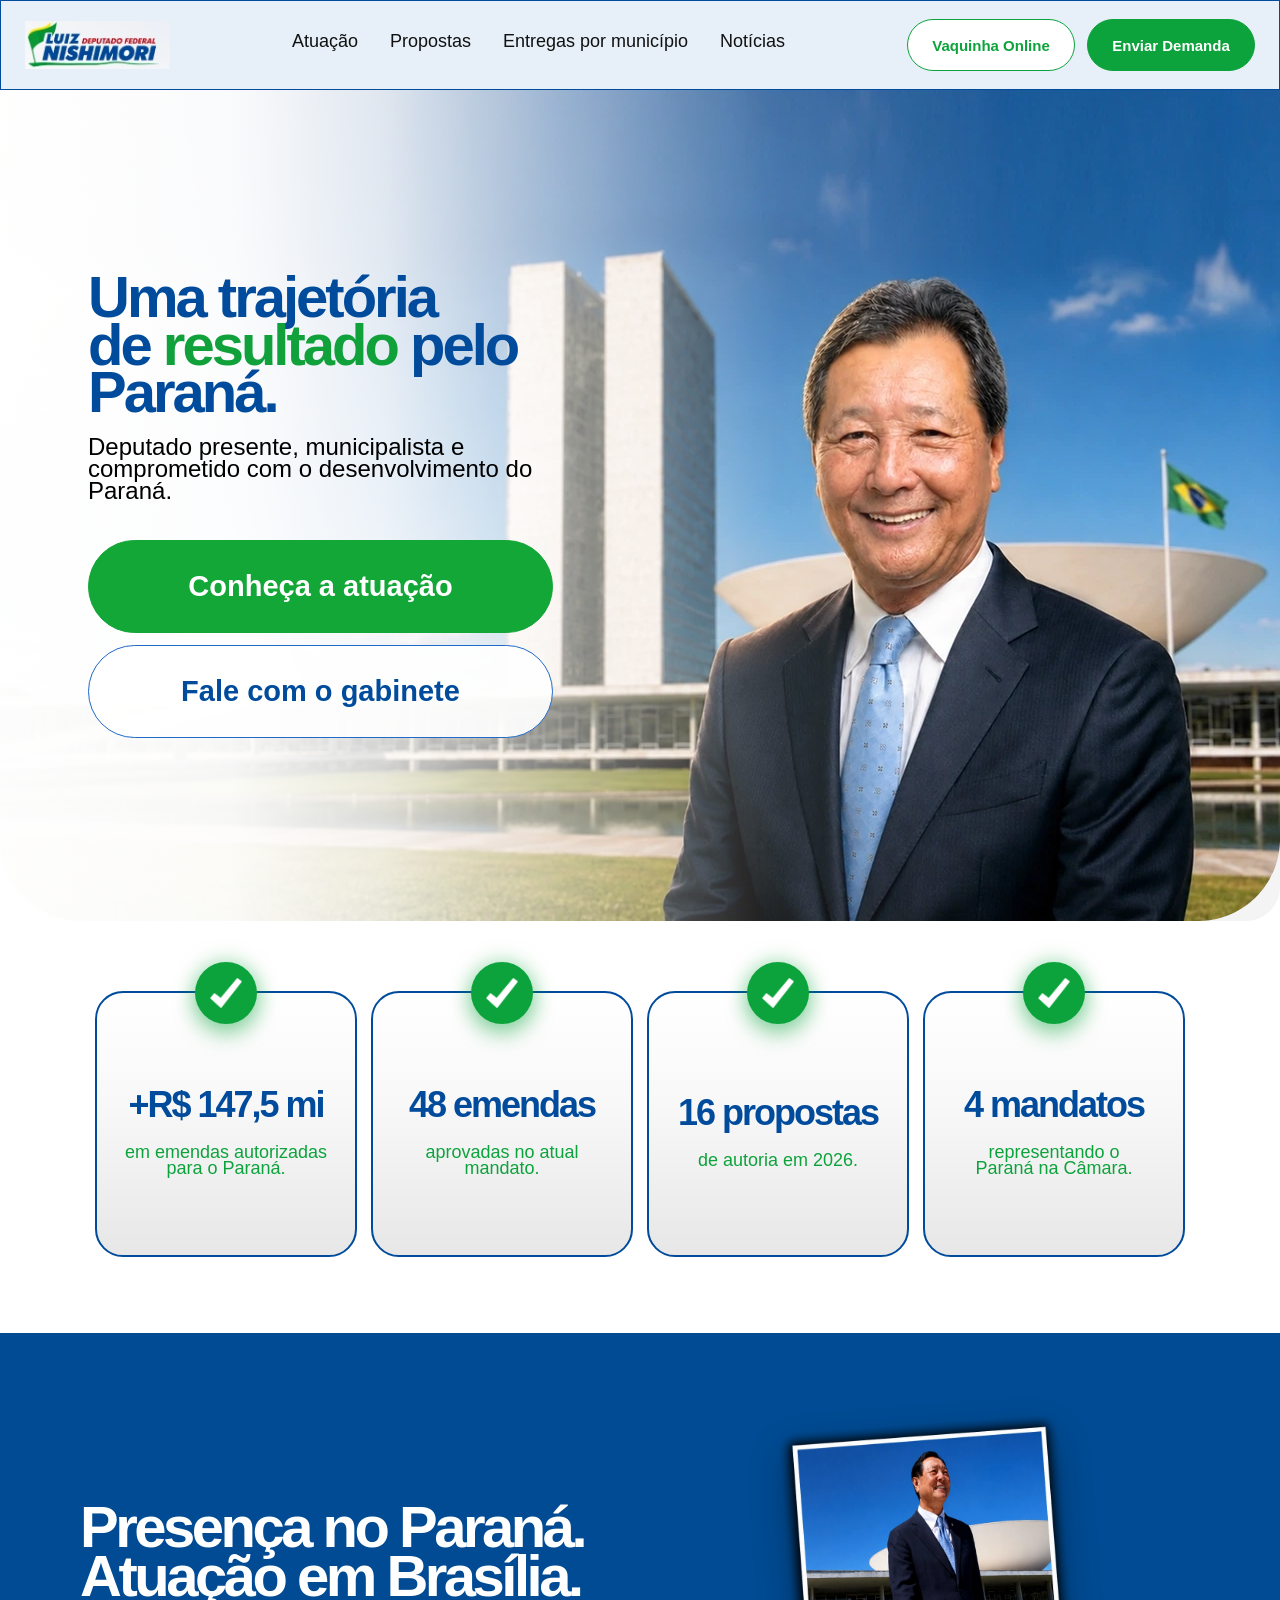
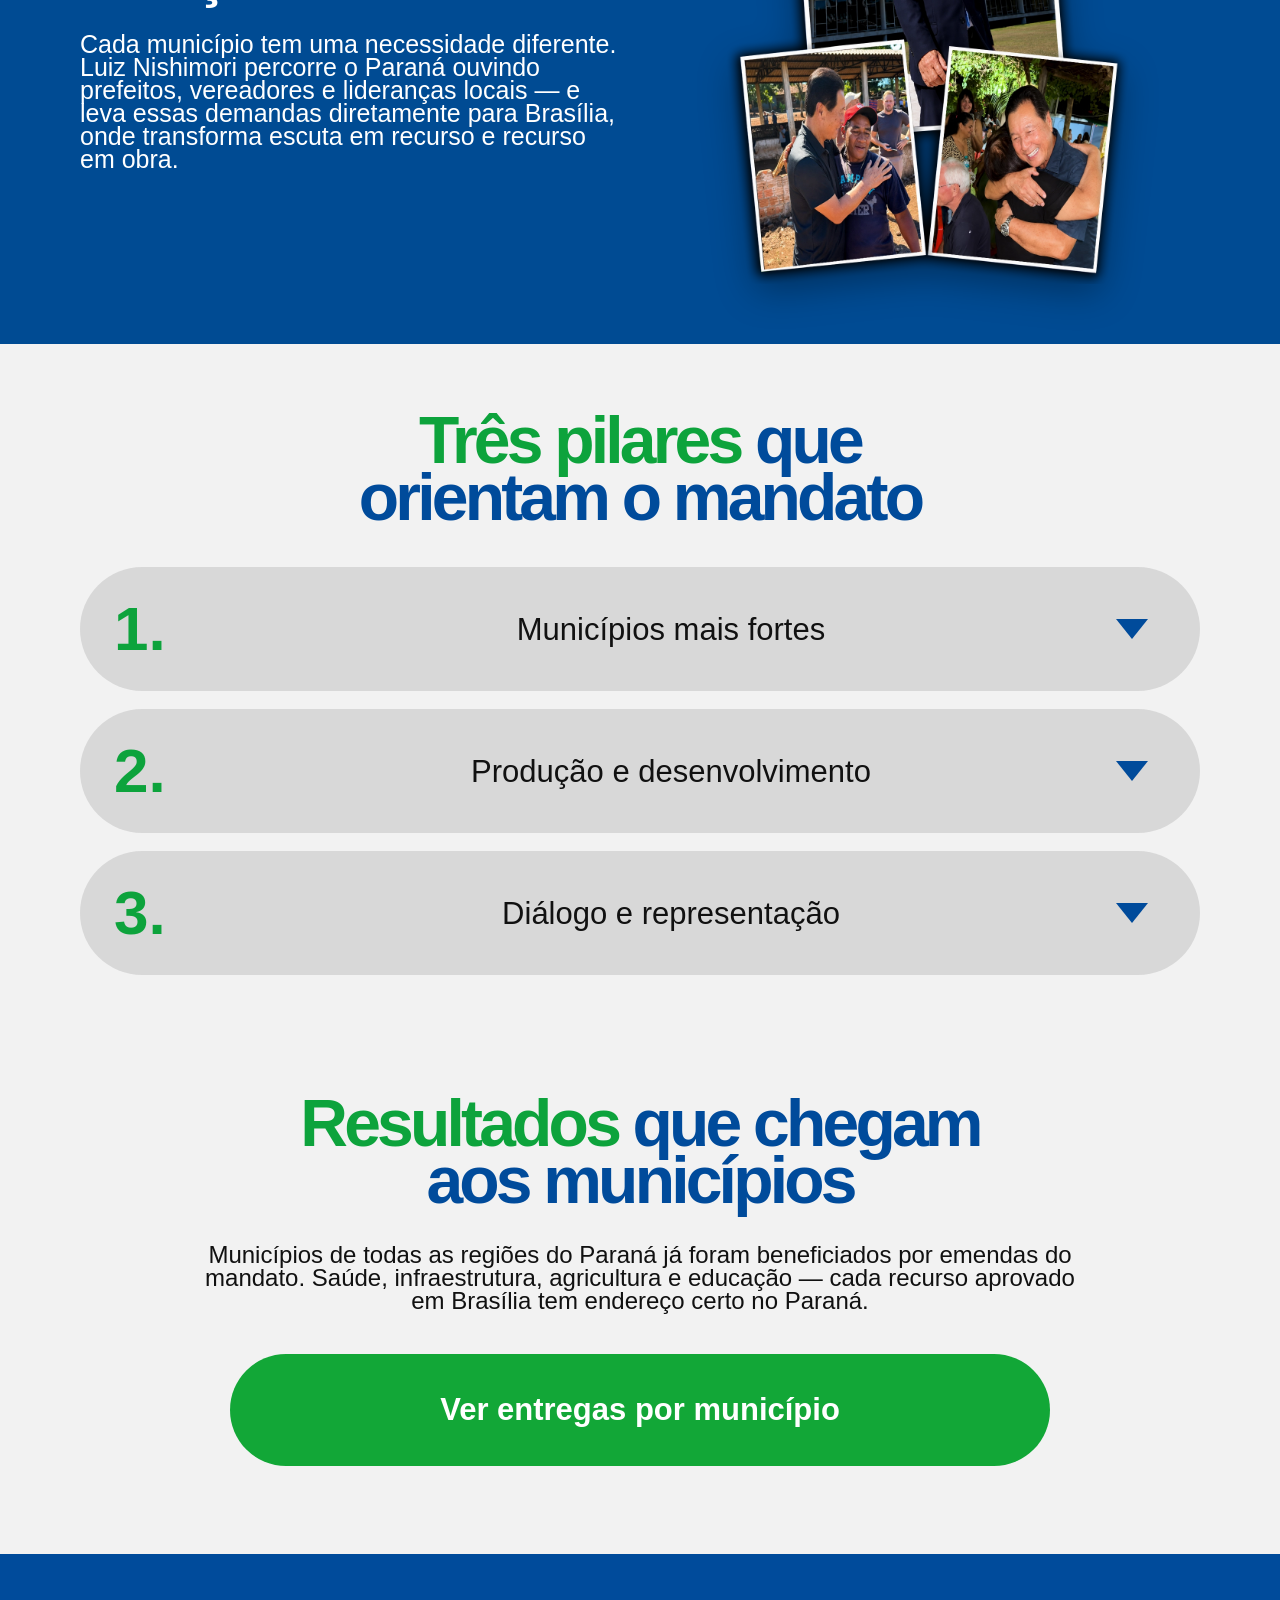
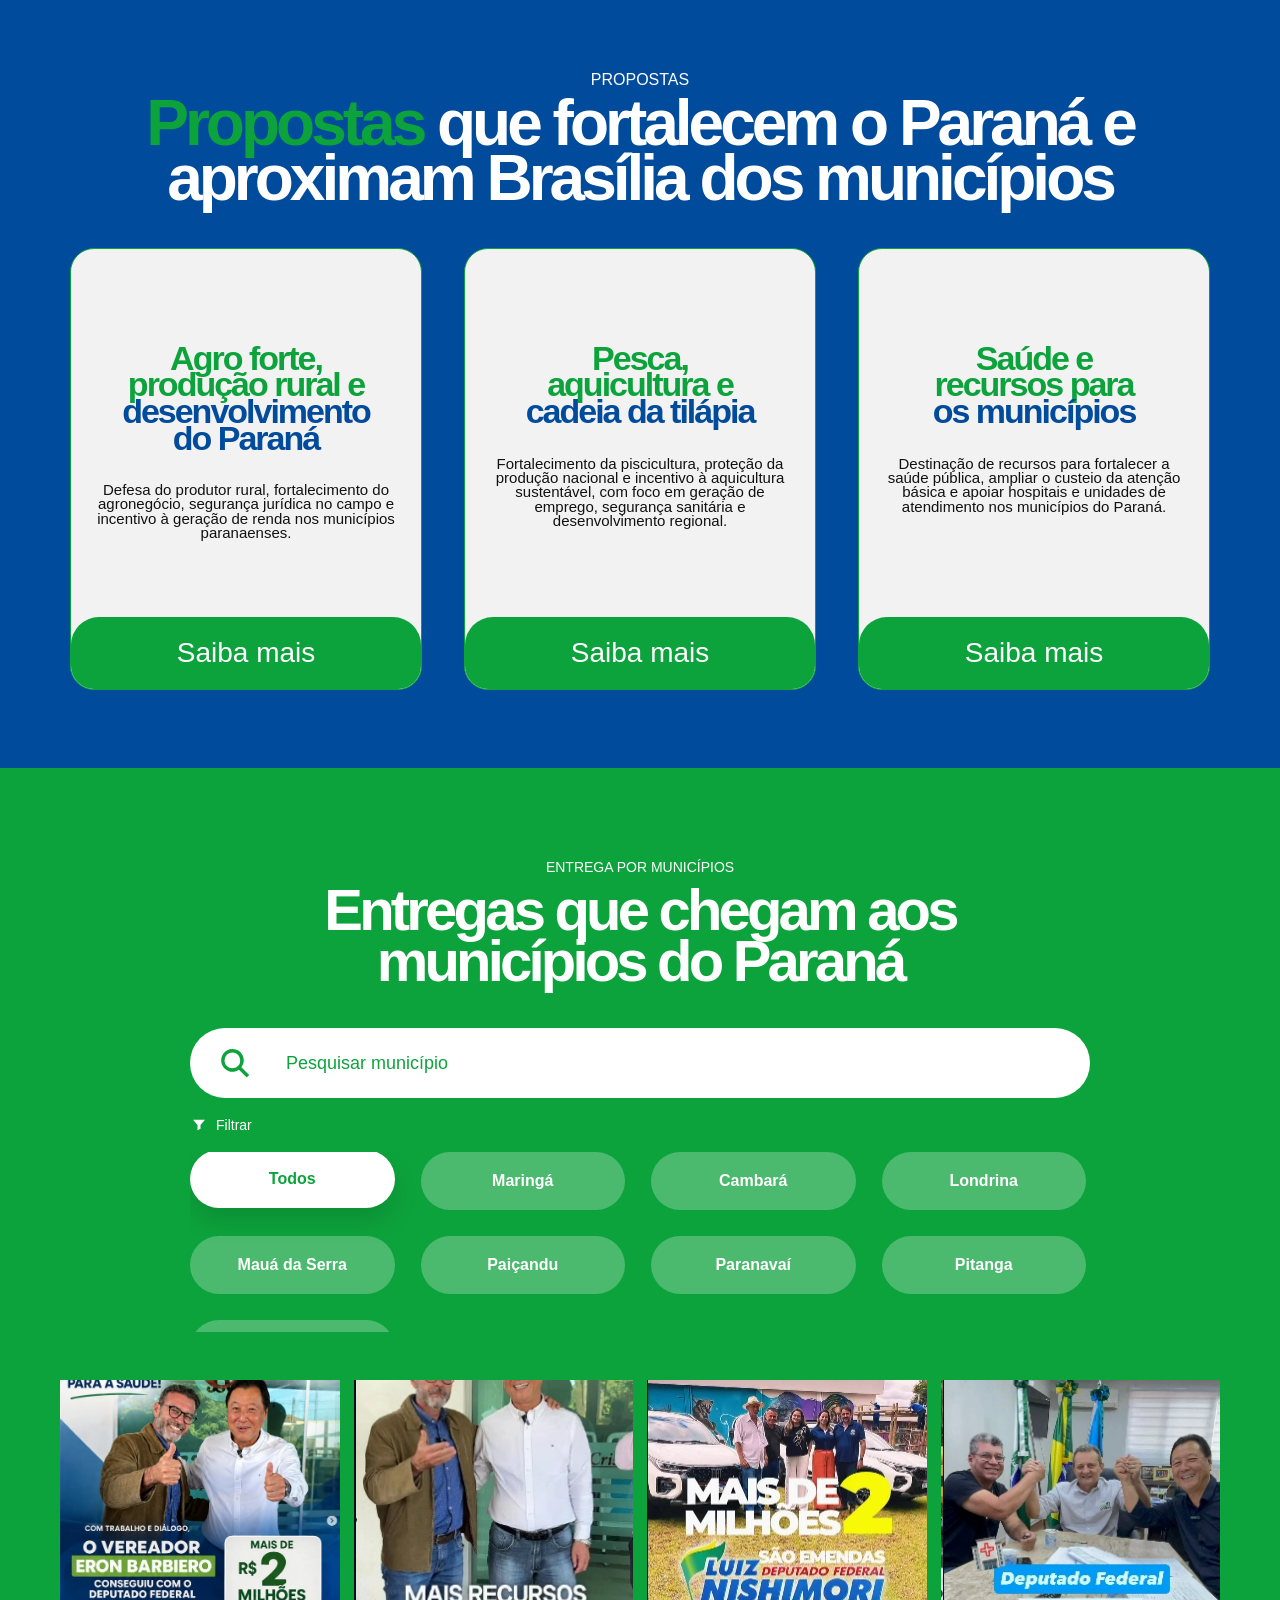
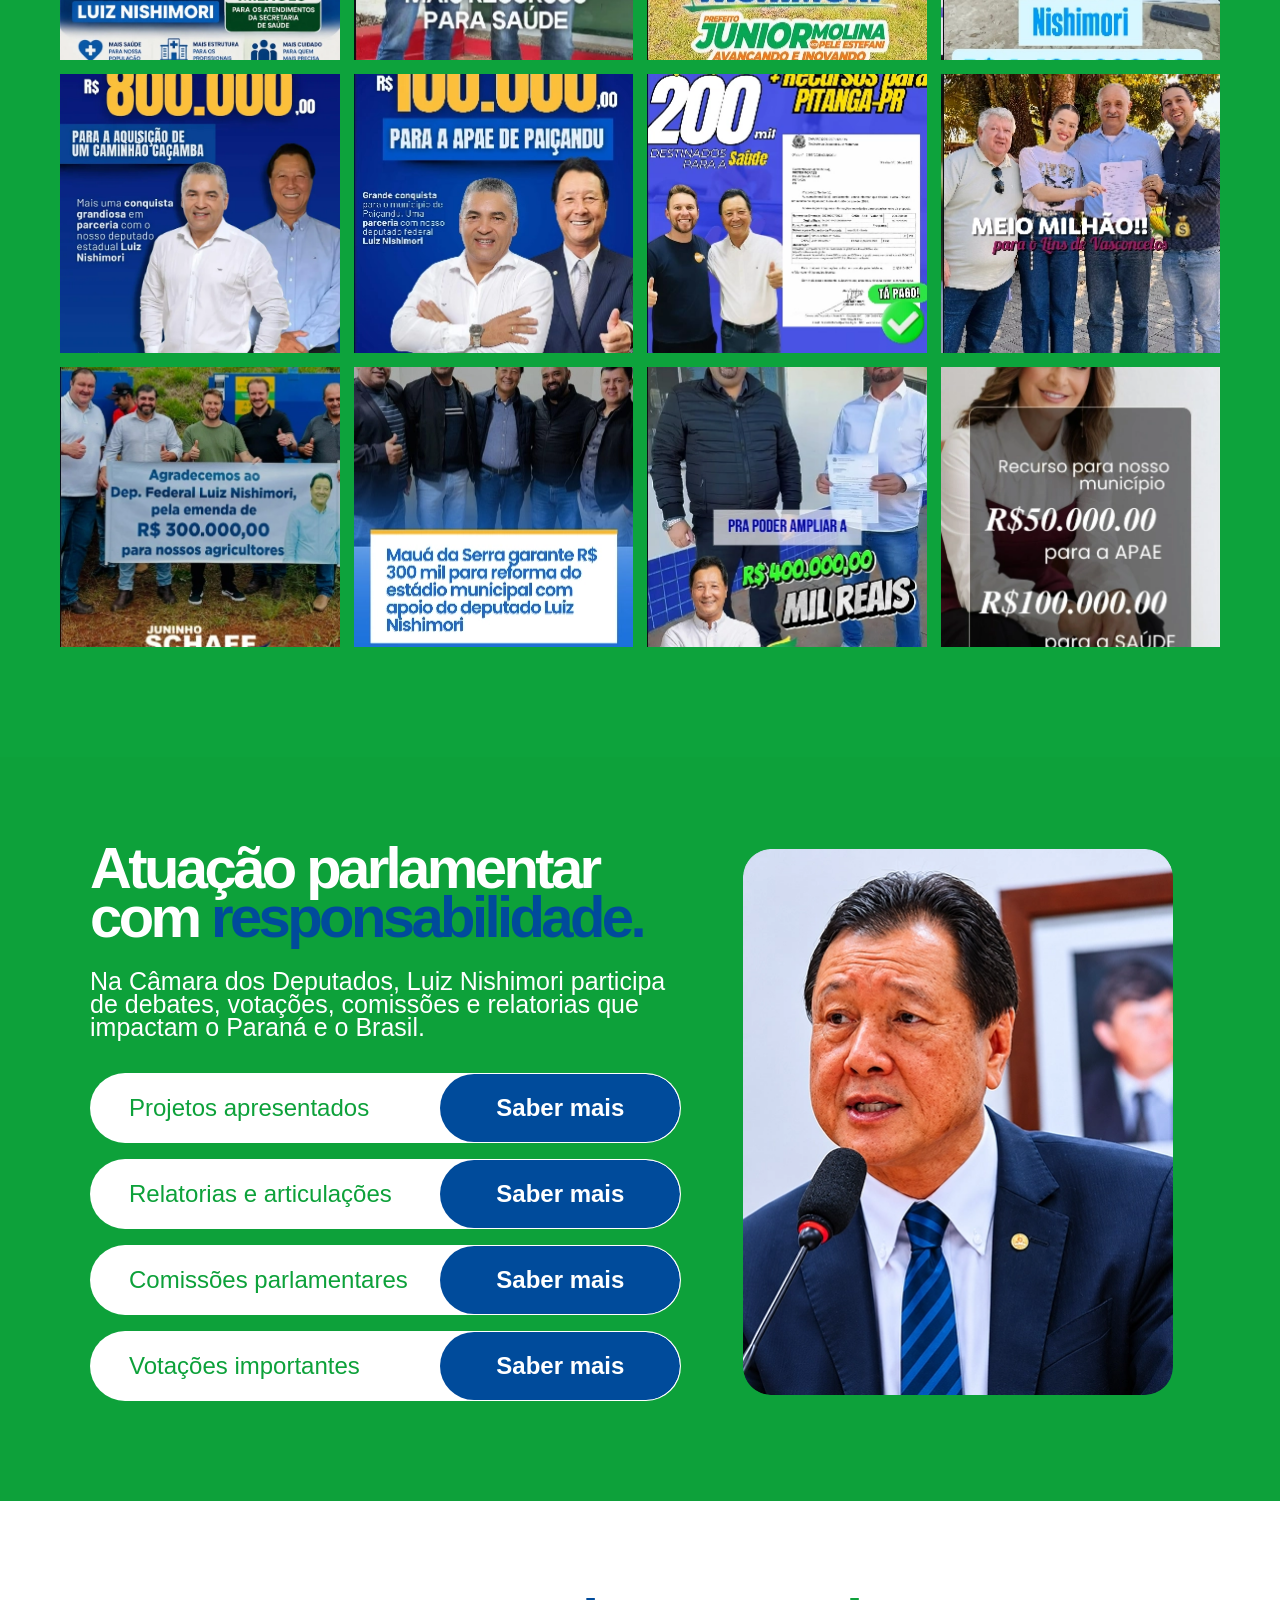
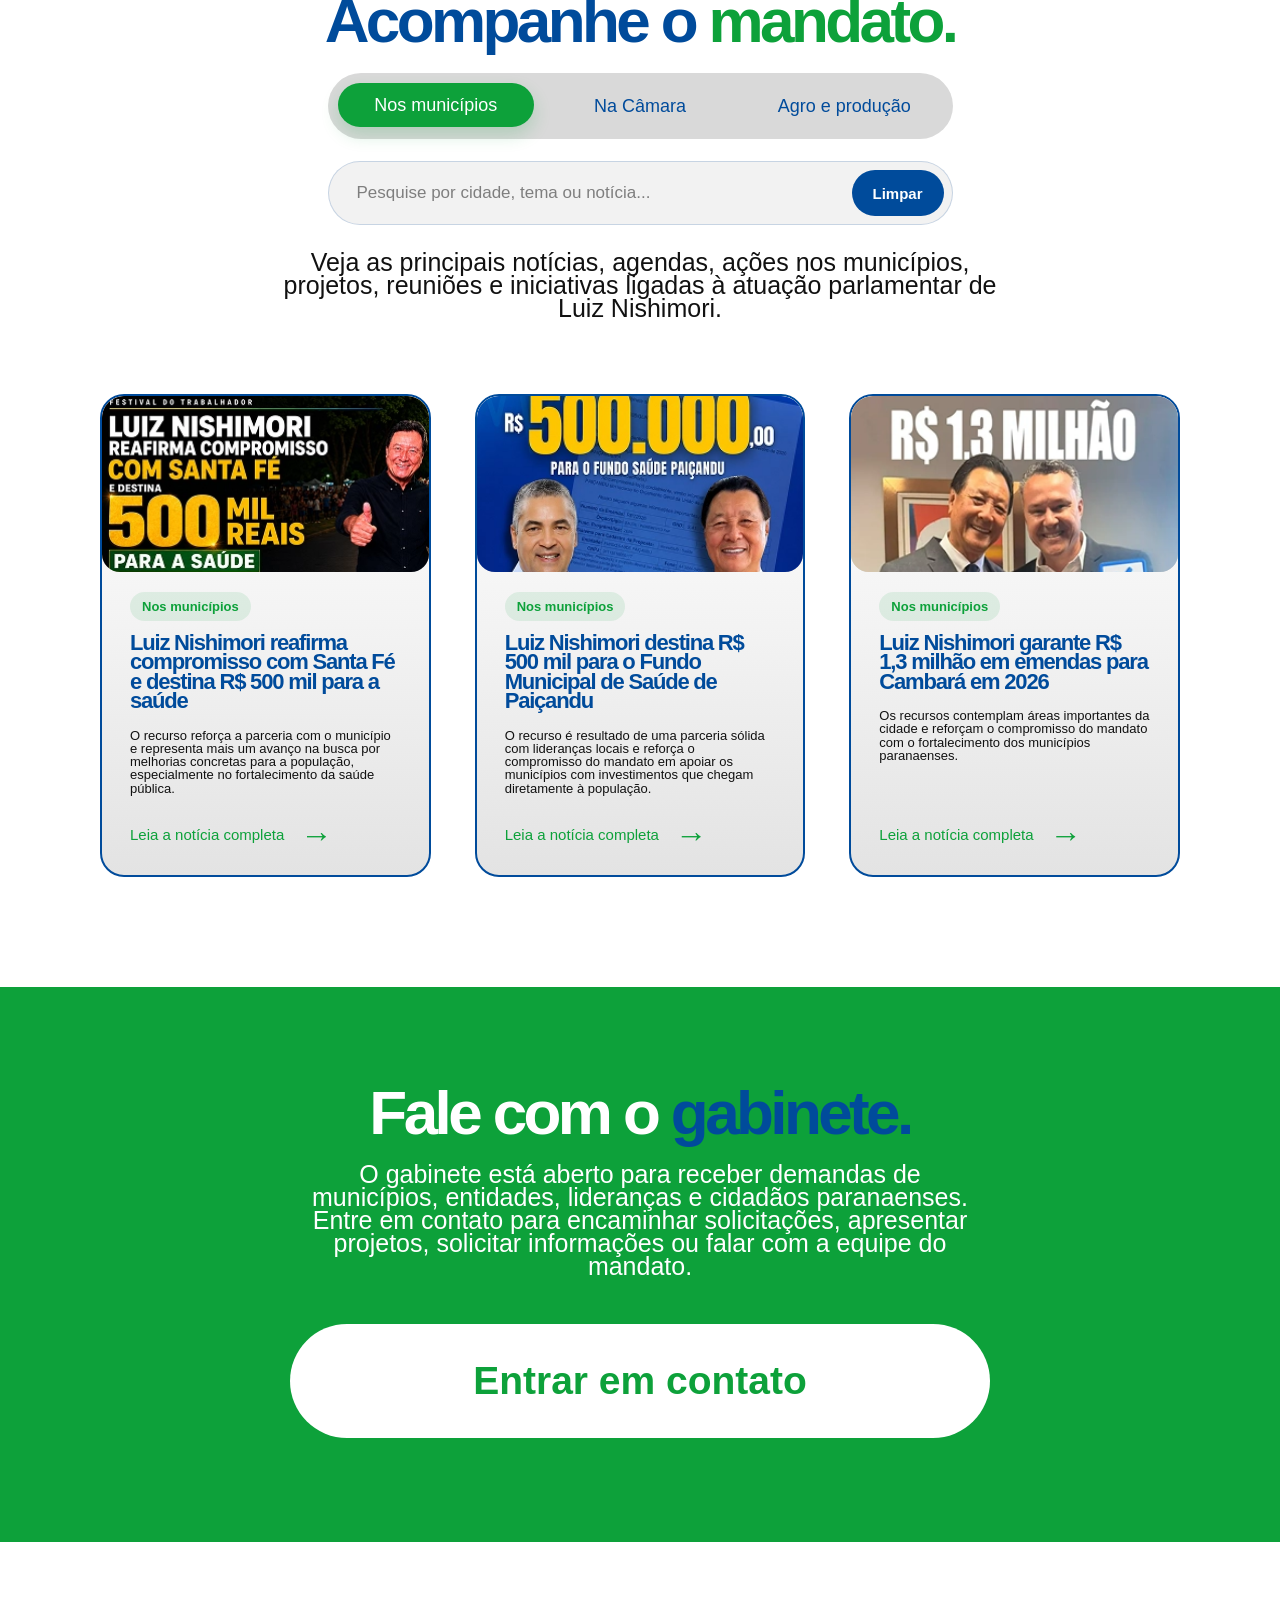
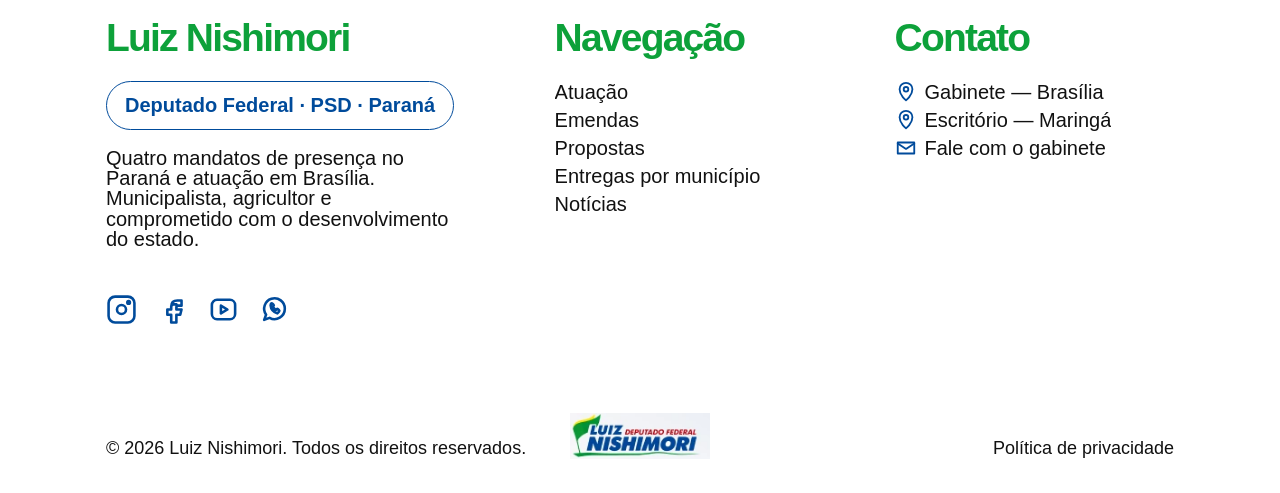
<file: docs/index.html>
<!DOCTYPE html>
<html lang="pt-BR">
<head>
  <meta charset="UTF-8" />
  <meta name="viewport" content="width=device-width, initial-scale=1.0" />

  <title>Luiz Nishimori | Deputado Federal</title>

  <style>
    * {
      margin: 0;
      padding: 0;
      box-sizing: border-box;
    }

    html {
      scroll-behavior: smooth;
    }

    body {
      font-family: Arial, Helvetica, sans-serif;
      background: #ffffff;
      color: #000000;
      padding-top: 90px;
      overflow-x: hidden;
    }

    body.menu-open {
      overflow: hidden;
    }

    a {
      text-decoration: none;
      color: inherit;
    }

    .site-header {
      position: fixed;
      top: 0;
      left: 0;
      width: 100%;
      height: 90px;
      background: rgba(231, 240, 248, 0.96);
      border: 1px solid #004b9b;
      z-index: 999;
    }

    .header-container {
      width: 100%;
      max-width: 1280px;
      height: 100%;
      margin: 0 auto;
      display: flex;
      align-items: center;
      justify-content: space-between;
      padding: 0 24px;
    }

    .logo img {
      width: 145px;
      height: auto;
      display: block;
    }

    .desktop-menu {
      display: flex;
      align-items: center;
      gap: 32px;
    }

    .desktop-menu a {
      position: relative;
      font-size: 18px;
      font-weight: 400;
      color: #111111;
      line-height: 1;
      padding-bottom: 8px;
      transition: color 0.25s ease, transform 0.25s ease;
    }

    .desktop-menu a::after {
      content: "";
      position: absolute;
      left: 0;
      bottom: 0;
      width: 0;
      height: 2px;
      background: #004b9b;
      border-radius: 999px;
      transition: width 0.25s ease;
    }

    .desktop-menu a:hover {
      color: #004b9b;
      transform: translateY(-1px);
    }

    .desktop-menu a:hover::after {
      width: 100%;
    }

    .menu-mobile {
      display: none;
      width: 34px;
      height: 28px;
      border: none;
      background: transparent;
      cursor: pointer;
      position: relative;
      z-index: 1001;
    }

    .menu-mobile span {
      display: block;
      width: 34px;
      height: 4px;
      background: #004b9b;
      border-radius: 6px;
      margin-bottom: 6px;
      transition: transform 0.25s ease, opacity 0.25s ease;
    }

    .menu-mobile span:last-child {
      margin-bottom: 0;
    }

    .menu-mobile.active span:nth-child(1) {
      transform: translateY(10px) rotate(45deg);
    }

    .menu-mobile.active span:nth-child(2) {
      opacity: 0;
    }

    .menu-mobile.active span:nth-child(3) {
      transform: translateY(-10px) rotate(-45deg);
    }

    .mobile-menu-panel {
      display: none;
    }

    .hero {
      position: relative;
      width: 100%;
      overflow: hidden;
      border-bottom-right-radius: 34px;
      background: #f4f4f4;
    }

    .hero-desktop-visual {
      display: block;
      width: 100%;
      line-height: 0;
    }

    .hero-desktop-visual img {
      display: block;
      width: 100%;
      height: auto;
    }

    .hero-overlay {
      position: absolute;
      inset: 0;
      background:
        linear-gradient(
          90deg,
          rgba(255, 255, 255, 0.99) 0%,
          rgba(255, 255, 255, 0.96) 18%,
          rgba(255, 255, 255, 0.82) 30%,
          rgba(255, 255, 255, 0.48) 44%,
          rgba(255, 255, 255, 0.10) 61%,
          rgba(255, 255, 255, 0.00) 78%
        );
      z-index: 1;
      pointer-events: none;
    }

    .hero-content {
      position: absolute;
      inset: 0;
      width: 100%;
      max-width: 1280px;
      margin: 0 auto;
      left: 0;
      right: 0;
      display: flex;
      align-items: center;
      padding: 24px 40px 24px 88px;
      z-index: 2;
    }

    .hero-text {
      width: 465px;
    }

    .hero h1 {
      font-size: 58px;
      line-height: 0.82;
      font-weight: 900;
      letter-spacing: -3px;
      color: #004b9b;
      margin-bottom: 20px;
    }

    .hero h1 span {
      color: #10a13b;
    }

    .hero p {
      font-size: 24px;
      line-height: 0.92;
      font-weight: 400;
      color: #000000;
      max-width: 450px;
      margin-bottom: 38px;
    }

    .hero-buttons {
      display: flex;
      flex-direction: column;
      gap: 12px;
      width: 465px;
    }

    .btn {
      width: 100%;
      height: 93px;
      border-radius: 999px;
      display: flex;
      align-items: center;
      justify-content: center;
      font-size: 29px;
      font-weight: 800;
      line-height: 1;
      transition: transform 0.25s ease, box-shadow 0.25s ease, background 0.25s ease, color 0.25s ease;
    }

    .btn:hover {
      transform: translateY(-3px);
      box-shadow: 0 12px 28px rgba(0, 75, 155, 0.18);
    }

    .btn-primary {
      background: #12a737;
      color: #ffffff;
      border: 1px solid #12a737;
    }

    .btn-primary:hover {
      background: #0f922f;
    }

    .btn-secondary {
      background: rgba(255, 255, 255, 0.92);
      color: #004b9b;
      border: 1.5px solid #1e69c9;
    }

    .btn-secondary:hover {
      background: #004b9b;
      color: #ffffff;
    }

    .mobile-hero-image {
      display: none;
    }


    .header-actions {
      display: flex;
      align-items: center;
      gap: 12px;
      flex-shrink: 0;
    }

    .header-action-btn {
      min-width: 168px;
      height: 52px;
      border-radius: 999px;
      display: inline-flex;
      align-items: center;
      justify-content: center;
      padding: 0 24px;
      font-size: 15px;
      font-weight: 800;
      line-height: 1;
      transition: transform 0.25s ease, box-shadow 0.25s ease, background 0.25s ease, color 0.25s ease, border-color 0.25s ease;
    }

    .header-action-btn:hover {
      transform: translateY(-2px);
      box-shadow: 0 10px 22px rgba(0, 75, 155, 0.14);
    }

    .header-action-outline {
      background: #ffffff;
      color: #0da33c;
      border: 1.5px solid #0da33c;
    }

    .header-action-outline:hover {
      background: #0da33c;
      color: #ffffff;
    }

    .header-action-solid {
      background: #0da33c;
      color: #ffffff;
      border: 1.5px solid #0da33c;
    }

    .header-action-solid:hover {
      background: #004b9b;
      border-color: #004b9b;
    }

    .mobile-actions {
      display: grid;
      grid-template-columns: 1fr 1fr;
      gap: 12px;
      margin-top: 6px;
    }

    .mobile-menu-panel .mobile-action-btn {
      padding: 0 14px;
      min-height: 54px;
      display: flex;
      align-items: center;
      justify-content: center;
      border-radius: 999px;
      font-size: 14px;
      font-weight: 800;
      box-shadow: none;
    }

    .mobile-menu-panel .mobile-action-outline {
      background: #ffffff;
      border: 1.5px solid #0da33c;
      color: #0da33c;
    }

    .mobile-menu-panel .mobile-action-solid {
      background: #0da33c;
      border: 1.5px solid #0da33c;
      color: #ffffff;
    }

    @media (min-width: 1440px) {
      .header-container {
        max-width: 1220px;
      }

      .hero-content {
        max-width: 1320px;
        padding-left: 98px;
      }
    }

    @media (min-width: 1024px) and (max-width: 1230px) {
      .header-container {
        max-width: 1080px;
        padding: 0 18px;
      }

      .desktop-menu {
        gap: 34px;
      }

      .hero-content {
        max-width: 1180px;
        padding: 20px 28px 20px 60px;
      }

      .hero-text,
      .hero-buttons {
        width: 430px;
      }

      .hero h1 {
        font-size: 52px;
      }

      .hero p {
        font-size: 22px;
      }

      .btn {
        height: 84px;
        font-size: 26px;
      }
    }

    @media (max-width: 1023px) {
      body {
        padding-top: 76px;
      }

      .site-header {
        height: 76px;
      }

      .header-container {
        max-width: 100%;
        padding: 0 26px;
      }

      .logo img {
        width: 150px;
      }

      .desktop-menu,
      .header-actions {
        display: none;
      }

      .menu-mobile {
        display: block;
      }

      .mobile-menu-panel {
        position: fixed;
        top: 76px;
        left: 0;
        width: 100%;
        background: rgba(231, 240, 248, 0.98);
        border-bottom: 1px solid #004b9b;
        padding: 26px;
        display: flex;
        flex-direction: column;
        gap: 18px;
        opacity: 0;
        visibility: hidden;
        transform: translateY(-16px);
        pointer-events: none;
        transition: opacity 0.25s ease, visibility 0.25s ease, transform 0.25s ease;
        z-index: 998;
      }

      .mobile-menu-panel.active {
        opacity: 1;
        visibility: visible;
        transform: translateY(0);
        pointer-events: auto;
      }

      .mobile-menu-panel a {
        width: 100%;
        padding: 16px 18px;
        border-radius: 16px;
        background: #ffffff;
        border: 1px solid rgba(0, 75, 155, 0.18);
        color: #004b9b;
        font-size: 18px;
        font-weight: 700;
        box-shadow: 0 8px 18px rgba(0, 75, 155, 0.08);
      }

      .hero {
        background: #ffffff;
        border-bottom-right-radius: 0;
      }

      .hero-desktop-visual,
      .hero-overlay {
        display: none;
      }

      .mobile-hero-image {
        display: block;
        width: 100%;
        height: 445px;
        background-image:
          linear-gradient(
            180deg,
            rgba(255, 255, 255, 0) 55%,
            rgba(255, 255, 255, 1) 100%
          ),
          url("assets/img/hero-mobile.webp");
        background-repeat: no-repeat;
        background-size: cover;
        background-position: center top;
      }

      .hero-content {
        position: relative;
        inset: auto;
        max-width: 100%;
        display: block;
        padding: 0 26px 42px;
        margin-top: -12px;
      }

      .hero-text {
        width: 100%;
        text-align: center;
      }

      .hero h1 {
        font-size: 40px;
        line-height: 0.82;
        letter-spacing: -2px;
        margin-bottom: 16px;
      }

      .hero p {
        font-size: 14px;
        line-height: 0.9;
        max-width: 270px;
        margin: 0 auto 22px;
      }

      .hero-buttons {
        width: 100%;
        gap: 8px;
      }

      .btn {
        height: 68px;
        font-size: 26px;
      }
    }
  </style>
</head>

<body>

  <header class="site-header">
    <div class="header-container">
      <a href="#inicio" class="logo" aria-label="Luiz Nishimori">
        <img src="assets/img/logo-nishimori.webp" alt="Luiz Nishimori Deputado Federal" />
      </a>

      <nav class="desktop-menu" aria-label="Menu principal">
        <a href="#inicio">Atuação</a>
        <a href="#propostas-site">Propostas</a>
        <a href="#entregas">Entregas por município</a>
        <a href="#noticias">Notícias</a>
      </nav>

      <div class="header-actions" aria-label="Ações rápidas">
        <a href="#" class="header-action-btn header-action-outline">Vaquinha Online</a>
        <a href="#gabinete" class="header-action-btn header-action-solid">Enviar Demanda</a>
      </div>

      <button class="menu-mobile" type="button" aria-label="Abrir menu" aria-expanded="false">
        <span></span>
        <span></span>
        <span></span>
      </button>
    </div>

    <nav class="mobile-menu-panel" aria-label="Menu mobile">
      <a href="#inicio">Atuação</a>
      <a href="#propostas-site">Propostas</a>
      <a href="#entregas">Entregas por município</a>
      <a href="#noticias">Notícias</a>
      <div class="mobile-actions">
        <a href="#" class="mobile-action-btn mobile-action-outline">Vaquinha Online</a>
        <a href="#gabinete" class="mobile-action-btn mobile-action-solid">Enviar Demanda</a>
      </div>
    </nav>
  </header>

  <main id="inicio">
    <section class="hero">
      <div class="hero-desktop-visual">
        <img src="assets/img/hero-desktop.webp" alt="Luiz Nishimori" />
      </div>

      <div class="hero-overlay"></div>

      <div class="mobile-hero-image"></div>

      <div class="hero-content">
        <div class="hero-text">
          <h1>
            Uma trajetória<br>
            de <span>resultado</span> pelo  Paraná.
          </h1>

          <p>
            Deputado presente, municipalista e comprometido com o desenvolvimento do Paraná.
          </p>

          <div class="hero-buttons">
            <a href="#atuacao" class="btn btn-primary">Conheça a atuação</a>
            <a href="#gabinete" class="btn btn-secondary">Fale com o gabinete</a>
          </div>
        </div>
      </div>
    </section>
  </main>

  <script>
    const menuButton = document.querySelector(".menu-mobile");
    const mobileMenu = document.querySelector(".mobile-menu-panel");
    const body = document.body;
    const mobileLinks = document.querySelectorAll(".mobile-menu-panel a");

    menuButton.addEventListener("click", function () {
      const isOpen = mobileMenu.classList.toggle("active");
      menuButton.classList.toggle("active", isOpen);
      body.classList.toggle("menu-open", isOpen);
      menuButton.setAttribute("aria-expanded", isOpen ? "true" : "false");
      menuButton.setAttribute("aria-label", isOpen ? "Fechar menu" : "Abrir menu");
    });

    mobileLinks.forEach(function (link) {
      link.addEventListener("click", function () {
        mobileMenu.classList.remove("active");
        menuButton.classList.remove("active");
        body.classList.remove("menu-open");
        menuButton.setAttribute("aria-expanded", "false");
        menuButton.setAttribute("aria-label", "Abrir menu");
      });
    });
  </script>

<section class="numbers-section" id="atuacao">
  <div class="numbers-container">

    <article class="number-card reveal-card" style="--delay: 0ms;">
      <div class="check-circle">
        <img src="assets/img/ICON.webp" alt="" />
      </div>

      <div class="number-card-content">
        <h2>+R$ 147,5 mi</h2>
        <p>em emendas autorizadas<br>para o Paraná.</p>
      </div>
    </article>

    <article class="number-card reveal-card" style="--delay: 160ms;">
      <div class="check-circle">
        <img src="assets/img/ICON.webp" alt="" />
      </div>

      <div class="number-card-content">
        <h2>48 emendas</h2>
        <p>aprovadas no atual<br>mandato.</p>
      </div>
    </article>

    <article class="number-card reveal-card" style="--delay: 320ms;">
      <div class="check-circle">
        <img src="assets/img/ICON.webp" alt="" />
      </div>

      <div class="number-card-content">
        <h2>16 propostas</h2>
        <p>de autoria em 2026.</p>
      </div>
    </article>

    <article class="number-card reveal-card" style="--delay: 480ms;">
      <div class="check-circle">
        <img src="assets/img/ICON.webp" alt="" />
      </div>

      <div class="number-card-content">
        <h2>4 mandatos</h2>
        <p>representando o<br>Paraná na Câmara.</p>
      </div>
    </article>

  </div>
</section>

<style>
  .numbers-section {
    width: 100%;
    background: #ffffff;
    padding: 70px 24px 76px;
    overflow: hidden;
  }

  .numbers-container {
    width: 100%;
    max-width: 1090px;
    margin: 0 auto;
    display: grid;
    grid-template-columns: repeat(4, 1fr);
    gap: 14px;
  }

  .number-card {
    position: relative;
    min-height: 266px;
    border: 2px solid #004b9b;
    border-radius: 28px;
    background: linear-gradient(
      180deg,
      #ffffff 0%,
      #f8f8f8 42%,
      #e7e7e7 100%
    );
    display: flex;
    align-items: center;
    justify-content: center;
    padding: 54px 22px 38px;
    overflow: visible;
  }

  .check-circle {
    position: absolute;
    top: -31px;
    left: 50%;
    transform: translateX(-50%);
    width: 62px;
    height: 62px;
    border-radius: 50%;
    background: #0da33c;
    display: flex;
    align-items: center;
    justify-content: center;
    box-shadow:
      0 10px 22px rgba(13, 163, 60, 0.38),
      0 0 22px rgba(13, 163, 60, 0.34);
    z-index: 2;
  }

  .check-circle img {
    width: 32px;
    height: 32px;
    object-fit: contain;
    filter: brightness(0) invert(1);
  }

  .number-card-content {
    text-align: center;
    width: 100%;
  }

  .number-card h2 {
    font-size: 36px;
    line-height: 0.95;
    font-weight: 900;
    letter-spacing: -2px;
    color: #004b9b;
    margin-bottom: 22px;
  }

  .number-card p {
    font-size: 18px;
    line-height: 0.9;
    font-weight: 400;
    color: #0da33c;
  }

  .reveal-card {
    opacity: 0;
    transform: translateY(46px) scale(0.96);
    filter: blur(16px);
    transition:
      opacity 0.75s ease,
      transform 0.75s ease,
      filter 0.75s ease;
    transition-delay: var(--delay);
  }

  .reveal-card.is-visible {
    opacity: 1;
    transform: translateY(0) scale(1);
    filter: blur(0);
  }

  .reveal-card.is-visible .check-circle {
    animation: checkPop 0.65s ease both;
    animation-delay: calc(var(--delay) + 180ms);
  }

  @keyframes checkPop {
    0% {
      transform: translateX(-50%) scale(0.3);
      opacity: 0;
      filter: blur(8px);
    }

    65% {
      transform: translateX(-50%) scale(1.13);
      opacity: 1;
      filter: blur(0);
    }

    100% {
      transform: translateX(-50%) scale(1);
      opacity: 1;
      filter: blur(0);
    }
  }

  @media (max-width: 1023px) {
    .numbers-section {
      padding: 70px 28px 80px;
    }

    .numbers-container {
      max-width: 370px;
      grid-template-columns: 1fr;
      gap: 56px;
    }

    .number-card {
      min-height: 266px;
      border-radius: 28px;
      padding: 58px 22px 38px;
    }

    .check-circle {
      width: 60px;
      height: 60px;
      top: -30px;
    }

    .check-circle img {
      width: 31px;
      height: 31px;
    }

    .number-card h2 {
      font-size: 37px;
      letter-spacing: -2.3px;
      margin-bottom: 22px;
    }

    .number-card p {
      font-size: 18px;
      line-height: 0.9;
    }
  }

  @media (max-width: 380px) {
    .numbers-section {
      padding-left: 22px;
      padding-right: 22px;
    }

    .number-card h2 {
      font-size: 34px;
    }

    .number-card p {
      font-size: 17px;
    }
  }
</style>

<script>
  const revealCards = document.querySelectorAll(".reveal-card");

  const revealObserver = new IntersectionObserver(
    function (entries) {
      entries.forEach(function (entry) {
        if (entry.isIntersecting) {
          entry.target.classList.add("is-visible");
          revealObserver.unobserve(entry.target);
        }
      });
    },
    {
      threshold: 0.22
    }
  );

  revealCards.forEach(function (card) {
    revealObserver.observe(card);
  });
</script>
<section class="presence-section">
  <div class="presence-container">

    <div class="presence-text">
      <h2>
        Presença no Paraná.<br>
        Atuação em Brasília.
      </h2>

      <p>
        Cada município tem uma necessidade diferente. Luiz Nishimori percorre o Paraná ouvindo prefeitos, vereadores e lideranças locais — e leva essas demandas diretamente para Brasília, onde transforma escuta em recurso e recurso em obra.
      </p>
    </div>

    <div class="presence-image">
      <img src="assets/img/FOTOS.webp" alt="Fotos de Luiz Nishimori em atuação no Paraná e em Brasília">
    </div>

  </div>
</section>

<style>
  .presence-section {
    width: 100%;
    background: #004b93;
    padding: 56px 24px 60px;
    overflow: hidden;
  }

  .presence-container {
    width: 100%;
    max-width: 1120px;
    min-height: 390px;
    margin: 0 auto;
    display: grid;
    grid-template-columns: 1fr 1fr;
    align-items: center;
    gap: 34px;
  }

  .presence-text {
    color: #ffffff;
  }

  .presence-text h2 {
    font-size: 58px;
    line-height: 0.86;
    font-weight: 900;
    letter-spacing: -3.5px;
    color: #ffffff;
    margin-bottom: 32px;
    max-width: 610px;
  }

  .presence-text p {
    font-size: 25px;
    line-height: 0.92;
    font-weight: 400;
    color: #ffffff;
    max-width: 590px;
  }

  .presence-image {
    display: flex;
    align-items: center;
    justify-content: center;
  }

  .presence-image img {
    width: 465px;
    max-width: 100%;
    height: auto;
    display: block;
    filter: drop-shadow(0 14px 18px rgba(0, 0, 0, 0.36));
  }

  @media (max-width: 1023px) {
    .presence-section {
      padding: 28px 24px 66px;
      background: #004b93;
    }

    .presence-container {
      max-width: 390px;
      min-height: auto;
      display: flex;
      flex-direction: column;
      gap: 34px;
      text-align: center;
    }

    .presence-image {
      order: 1;
      width: 100%;
    }

    .presence-image img {
      width: 285px;
      max-width: 92%;
      filter: drop-shadow(0 12px 14px rgba(0, 0, 0, 0.32));
    }

    .presence-text {
      order: 2;
      width: 100%;
    }

    .presence-text h2 {
      font-size: 41px;
      line-height: 0.78;
      letter-spacing: -2.8px;
      margin: 0 auto 34px;
      max-width: 340px;
    }

    .presence-text p {
      font-size: 15.5px;
      line-height: 0.92;
      max-width: 320px;
      margin: 0 auto;
    }
  }

  @media (max-width: 380px) {
    .presence-text h2 {
      font-size: 38px;
    }

    .presence-text p {
      font-size: 14.5px;
    }

    .presence-image img {
      width: 265px;
    }
  }
</style>
<section class="pillars-section">
  <div class="pillars-container">

    <div class="pillars-title">
      <h2>
        <span class="green">Três pilares</span> <span class="blue">que</span><br>
        <span class="blue">orientam o mandato</span>
      </h2>
    </div>

    <div class="pillars-list">

      <article class="pillar-card reveal-left" style="--delay: 0ms;">
        <button class="pillar-trigger" type="button" aria-expanded="false">
          <span class="pillar-number">1.</span>
          <span class="pillar-label">Municípios mais fortes</span>
          <span class="pillar-arrow"></span>
        </button>

        <div class="pillar-content">
          <div class="pillar-content-inner">
            <p>
              O mandato atua para fortalecer os municípios com foco em saúde, infraestrutura, educação e serviços essenciais, buscando transformar necessidades locais em melhorias concretas para a população.
            </p>
          </div>
        </div>
      </article>

      <article class="pillar-card reveal-right" style="--delay: 140ms;">
        <button class="pillar-trigger" type="button" aria-expanded="false">
          <span class="pillar-number">2.</span>
          <span class="pillar-label">Produção e desenvolvimento</span>
          <span class="pillar-arrow"></span>
        </button>

        <div class="pillar-content">
          <div class="pillar-content-inner">
            <p>
              O trabalho parlamentar também prioriza o setor produtivo, o agronegócio, a geração de empregos, a modernização da infraestrutura e ações que impulsionam o desenvolvimento econômico do Paraná.
            </p>
          </div>
        </div>
      </article>

      <article class="pillar-card reveal-left" style="--delay: 280ms;">
        <button class="pillar-trigger" type="button" aria-expanded="false">
          <span class="pillar-number">3.</span>
          <span class="pillar-label">Diálogo e representação</span>
          <span class="pillar-arrow"></span>
        </button>

        <div class="pillar-content">
          <div class="pillar-content-inner">
            <p>
              O mandato mantém diálogo permanente com prefeitos, vereadores, lideranças e comunidades, representando o Paraná em Brasília com escuta ativa, presença regional e articulação política.
            </p>
          </div>
        </div>
      </article>

    </div>

    <div class="results-block">
      <h2>
        <span class="green">Resultados</span> <span class="blue">que chegam</span><br>
        <span class="blue">aos municípios</span>
      </h2>

      <p>
        Municípios de todas as regiões do Paraná já foram beneficiados por emendas do mandato. Saúde, infraestrutura, agricultura e educação — cada recurso aprovado em Brasília tem endereço certo no Paraná.
      </p>

      <a href="#entregas" class="results-button">
        Ver entregas por município
      </a>
    </div>

  </div>
</section>

<style>
  .pillars-section {
    width: 100%;
    background: #f2f2f2;
    padding: 68px 24px 88px;
    overflow: hidden;
  }

  .pillars-container {
    width: 100%;
    max-width: 1120px;
    margin: 0 auto;
  }

  .pillars-title {
    text-align: center;
    margin-bottom: 42px;
  }

  .pillars-title h2 {
    font-size: 66px;
    line-height: 0.86;
    font-weight: 900;
    letter-spacing: -3.8px;
    margin: 0;
  }

  .pillars-title .green {
    color: #0da33c;
  }

  .pillars-title .blue {
    color: #004b9b;
  }

  .pillars-list {
    display: flex;
    flex-direction: column;
    gap: 18px;
    margin-bottom: 120px;
  }

  .pillar-card {
    width: 100%;
    border-radius: 999px;
    background: #d8d8d8;
    overflow: hidden;
    transition:
      border-radius 0.35s ease,
      box-shadow 0.35s ease,
      background 0.35s ease;
  }

  .pillar-card.active {
    border-radius: 38px;
    box-shadow: 0 18px 36px rgba(0, 0, 0, 0.08);
    background: #d8d8d8;
  }

  .pillar-trigger {
    width: 100%;
    min-height: 124px;
    border: none;
    background: transparent;
    display: grid;
    grid-template-columns: 140px 1fr 88px;
    align-items: center;
    padding: 0 24px 0 34px;
    cursor: pointer;
    text-align: left;
  }

  .pillar-number {
    font-size: 62px;
    line-height: 1;
    font-weight: 900;
    color: #0da33c;
  }

  .pillar-label {
    font-size: 31px;
    line-height: 1;
    font-weight: 400;
    color: #111111;
    text-align: center;
    padding: 0 20px;
  }

  .pillar-arrow {
    justify-self: center;
    width: 0;
    height: 0;
    border-left: 16px solid transparent;
    border-right: 16px solid transparent;
    border-top: 20px solid #004b9b;
    transition: transform 0.35s ease;
  }

  .pillar-card.active .pillar-arrow {
    transform: rotate(180deg);
  }

  .pillar-content {
    max-height: 0;
    overflow: hidden;
    transition: max-height 0.42s ease;
  }

  .pillar-content-inner {
    padding: 0 110px 34px 150px;
  }

  .pillar-content p {
    font-size: 21px;
    line-height: 1.15;
    color: #1a1a1a;
    max-width: 770px;
  }

  .reveal-left,
  .reveal-right {
    opacity: 0;
    filter: blur(14px);
    transition:
      opacity 0.8s ease,
      transform 0.8s ease,
      filter 0.8s ease;
    transition-delay: var(--delay);
  }

  .reveal-left {
    transform: translateX(-90px);
  }

  .reveal-right {
    transform: translateX(90px);
  }

  .reveal-left.is-visible,
  .reveal-right.is-visible {
    opacity: 1;
    transform: translateX(0);
    filter: blur(0);
  }

  .results-block {
    text-align: center;
    max-width: 980px;
    margin: 0 auto;
  }

  .results-block h2 {
    font-size: 66px;
    line-height: 0.86;
    font-weight: 900;
    letter-spacing: -3.8px;
    margin: 0 0 34px;
  }

  .results-block .green {
    color: #0da33c;
  }

  .results-block .blue {
    color: #004b9b;
  }

  .results-block p {
    max-width: 900px;
    margin: 0 auto 42px;
    font-size: 24px;
    line-height: 0.96;
    color: #111111;
  }

  .results-button {
    width: 100%;
    max-width: 820px;
    min-height: 112px;
    margin: 0 auto;
    border-radius: 999px;
    background: #12a737;
    color: #ffffff;
    display: flex;
    align-items: center;
    justify-content: center;
    font-size: 31px;
    font-weight: 800;
    line-height: 1;
    transition: transform 0.25s ease, box-shadow 0.25s ease, background 0.25s ease;
  }

  .results-button:hover {
    transform: translateY(-3px);
    background: #10942f;
    box-shadow: 0 16px 30px rgba(18, 167, 55, 0.22);
  }

  @media (max-width: 1023px) {
    .pillars-section {
      padding: 44px 18px 62px;
    }

    .pillars-title {
      margin-bottom: 30px;
    }

    .pillars-title h2 {
      font-size: 37px;
      line-height: 0.82;
      letter-spacing: -2.2px;
    }

    .pillars-list {
      gap: 14px;
      margin-bottom: 72px;
    }

    .pillar-card {
      border-radius: 999px;
    }

    .pillar-card.active {
      border-radius: 28px;
    }

    .pillar-trigger {
      min-height: 86px;
      grid-template-columns: 58px 1fr 42px;
      padding: 0 16px 0 22px;
    }

    .pillar-number {
      font-size: 31px;
    }

    .pillar-label {
      font-size: 19px;
      text-align: center;
      padding: 0 12px;
    }

    .pillar-arrow {
      border-left: 11px solid transparent;
      border-right: 11px solid transparent;
      border-top: 14px solid #004b9b;
    }

    .pillar-content-inner {
      padding: 4px 22px 22px 22px;
    }

    .pillar-content p {
      font-size: 15px;
      line-height: 1.18;
      text-align: left;
    }

    .reveal-left {
      transform: translateX(-56px);
    }

    .reveal-right {
      transform: translateX(56px);
    }

    .results-block h2 {
      font-size: 37px;
      line-height: 0.82;
      letter-spacing: -2.2px;
      margin-bottom: 24px;
    }

    .results-block p {
      font-size: 15px;
      line-height: 0.98;
      max-width: 355px;
      margin-bottom: 28px;
    }

    .results-button {
      max-width: 360px;
      min-height: 68px;
      font-size: 22px;
      padding: 0 18px;
    }
  }

  @media (max-width: 380px) {
    .pillars-title h2,
    .results-block h2 {
      font-size: 34px;
    }

    .pillar-label {
      font-size: 17px;
    }

    .results-button {
      font-size: 20px;
    }
  }
</style>

<script>
  const pillarCards = document.querySelectorAll(".pillar-card");
  const pillarRevealItems = document.querySelectorAll(".reveal-left, .reveal-right");

  pillarCards.forEach(function (card) {
    const trigger = card.querySelector(".pillar-trigger");
    const content = card.querySelector(".pillar-content");

    trigger.addEventListener("click", function () {
      const isActive = card.classList.contains("active");

      pillarCards.forEach(function (otherCard) {
        otherCard.classList.remove("active");
        otherCard.querySelector(".pillar-trigger").setAttribute("aria-expanded", "false");
        otherCard.querySelector(".pillar-content").style.maxHeight = null;
      });

      if (!isActive) {
        card.classList.add("active");
        trigger.setAttribute("aria-expanded", "true");
        content.style.maxHeight = content.scrollHeight + "px";
      }
    });
  });

  const pillarObserver = new IntersectionObserver(
    function (entries) {
      entries.forEach(function (entry) {
        if (entry.isIntersecting) {
          entry.target.classList.add("is-visible");
          pillarObserver.unobserve(entry.target);
        }
      });
    },
    {
      threshold: 0.18
    }
  );

  pillarRevealItems.forEach(function (item) {
    pillarObserver.observe(item);
  });
</script>

<section class="proposals-page-section" id="propostas-site">
  <div class="proposals-page-container">
    <div class="proposals-page-header proposals-page-reveal" style="--delay: 0ms;">
      <span>PROPOSTAS</span>
      <h2>
        <strong>Propostas</strong> que fortalecem o Paraná e<br>
        aproximam Brasília dos municípios
      </h2>
    </div>

    <div class="proposal-cards-grid">
      <article class="proposal-page-card proposals-page-reveal" style="--delay: 120ms;">
        <div>
          <h3><span>Agro forte,<br>produção rural e</span><br>desenvolvimento<br>do Paraná</h3>
          <p>Defesa do produtor rural, fortalecimento do agronegócio, segurança jurídica no campo e incentivo à geração de renda nos municípios paranaenses.</p>
        </div>
        <a href="https://www.camara.leg.br/deputados/162332" target="_blank" rel="noopener" class="proposal-page-button">Saiba mais</a>
      </article>

      <article class="proposal-page-card proposals-page-reveal" style="--delay: 240ms;">
        <div>
          <h3><span>Pesca,<br>aquicultura e</span><br>cadeia da tilápia</h3>
          <p>Fortalecimento da piscicultura, proteção da produção nacional e incentivo à aquicultura sustentável, com foco em geração de emprego, segurança sanitária e desenvolvimento regional.</p>
        </div>
        <a href="https://www.camara.leg.br/deputados/162332" target="_blank" rel="noopener" class="proposal-page-button">Saiba mais</a>
      </article>

      <article class="proposal-page-card proposals-page-reveal" style="--delay: 360ms;">
        <div>
          <h3><span>Saúde e<br>recursos para</span><br>os municípios</h3>
          <p>Destinação de recursos para fortalecer a saúde pública, ampliar o custeio da atenção básica e apoiar hospitais e unidades de atendimento nos municípios do Paraná.</p>
        </div>
        <a href="https://www.camara.leg.br/deputados/162332/todas-emendas" target="_blank" rel="noopener" class="proposal-page-button">Saiba mais</a>
      </article>
    </div>
  </div>
</section>

<style>
  .proposals-page-section {
    width: 100%;
    background: #004b9b;
    padding: 118px 24px 78px;
    overflow: hidden;
  }

  .proposals-page-container {
    width: 100%;
    max-width: 1140px;
    margin: 0 auto;
  }

  .proposals-page-header {
    text-align: center;
    color: #ffffff;
    margin-bottom: 42px;
  }

  .proposals-page-header span {
    display: block;
    font-size: 16px;
    line-height: 1;
    font-weight: 400;
    margin-bottom: 8px;
  }

  .proposals-page-header h2 {
    font-size: 64px;
    line-height: 0.86;
    letter-spacing: -4px;
    font-weight: 900;
    color: #ffffff;
  }

  .proposals-page-header h2 strong {
    color: #0da33c;
    font-weight: 900;
  }

  .proposal-cards-grid {
    display: grid;
    grid-template-columns: repeat(3, 1fr);
    gap: 42px;
  }

  .proposal-page-card {
    min-height: 442px;
    border-radius: 24px;
    border: 1.5px solid #0da33c;
    background: #f2f2f2;
    display: flex;
    flex-direction: column;
    justify-content: space-between;
    text-align: center;
    overflow: hidden;
    transition: transform 0.28s ease, box-shadow 0.28s ease, border-color 0.28s ease;
  }

  .proposal-page-card:hover {
    transform: translateY(-8px);
    border-color: #ffffff;
    box-shadow: 0 22px 44px rgba(0, 0, 0, 0.2);
  }

  .proposal-page-card > div {
    padding: 96px 24px 28px;
  }

  .proposal-page-card h3 {
    font-size: 34px;
    line-height: 0.78;
    letter-spacing: -2px;
    font-weight: 900;
    color: #004b9b;
    margin-bottom: 32px;
  }

  .proposal-page-card h3 span {
    color: #0da33c;
  }

  .proposal-page-card p {
    font-size: 15px;
    line-height: 0.96;
    color: #111111;
    max-width: 300px;
    margin: 0 auto;
  }

  .proposal-page-button {
    width: 100%;
    min-height: 72px;
    border-radius: 28px 28px 0 0;
    background: #0da33c;
    color: #ffffff;
    display: flex;
    align-items: center;
    justify-content: center;
    font-size: 28px;
    line-height: 1;
    font-weight: 400;
    transition: background 0.25s ease, color 0.25s ease;
  }

  .proposal-page-button:hover {
    background: #ffffff;
    color: #004b9b;
  }

  .proposals-page-reveal {
    opacity: 0;
    transform: translateY(46px);
    filter: blur(14px);
    transition: opacity 0.78s ease, transform 0.78s ease, filter 0.78s ease;
    transition-delay: var(--delay, 0ms);
  }

  .proposals-page-reveal.is-visible {
    opacity: 1;
    transform: translateY(0);
    filter: blur(0);
  }

  @media (max-width: 1023px) {
    .proposals-page-section {
      padding: 118px 20px 70px;
    }

    .proposals-page-container {
      max-width: 390px;
    }

    .proposals-page-header {
      display: none;
    }

    .proposal-cards-grid {
      grid-template-columns: 1fr;
      gap: 28px;
    }

    .proposal-page-card {
      min-height: 270px;
      border-radius: 16px;
    }

    .proposal-page-card > div {
      padding: 64px 20px 26px;
    }

    .proposal-page-card h3 {
      font-size: 27px;
      line-height: 0.78;
      letter-spacing: -1.6px;
      margin-bottom: 24px;
    }

    .proposal-page-card p {
      font-size: 12px;
      line-height: 0.94;
      max-width: 268px;
    }

    .proposal-page-button {
      display: none;
    }
  }
</style>

<script>
  (function () {
    const proposalRevealItems = document.querySelectorAll(".proposals-page-reveal");

    const proposalObserver = new IntersectionObserver(
      function (entries) {
        entries.forEach(function (entry) {
          if (entry.isIntersecting) {
            entry.target.classList.add("is-visible");
            proposalObserver.unobserve(entry.target);
          }
        });
      },
      { threshold: 0.16 }
    );

    proposalRevealItems.forEach(function (item) {
      proposalObserver.observe(item);
    });
  })();
</script>

<section class="deliveries-page-section" id="entregas">
  <div class="deliveries-page-container">
    <div class="deliveries-page-header deliveries-reveal" style="--delay: 0ms;">
      <span>ENTREGA POR MUNICÍPIOS</span>
      <h2>Entregas que chegam aos<br>municípios do Paraná</h2>
    </div>

    <div class="deliveries-search-box deliveries-reveal" style="--delay: 100ms;">
      <svg viewBox="0 0 24 24" aria-hidden="true"><path d="M10.5 4a6.5 6.5 0 0 1 5.16 10.45l4.45 4.44-1.42 1.42-4.44-4.45A6.5 6.5 0 1 1 10.5 4Zm0 2a4.5 4.5 0 1 0 0 9 4.5 4.5 0 0 0 0-9Z"/></svg>
      <input type="search" id="deliverySearchInput" placeholder="Pesquisar município" aria-label="Pesquisar município">
    </div>

    <div class="deliveries-filter-label deliveries-reveal" style="--delay: 160ms;">
      <svg viewBox="0 0 24 24"><path d="M4 5h16l-6 7v5l-4 2v-7Z"/></svg>
      <span>Filtrar</span>
    </div>

    <div class="deliveries-city-filter deliveries-reveal" id="deliveryCityFilter" style="--delay: 220ms;" aria-label="Filtro por cidade">
      <button type="button" class="delivery-city-chip active" data-city="todos">Todos</button>
    </div>

    <div class="deliveries-grid" id="deliveriesGrid"></div>
  </div>
</section>

<style>
  .deliveries-page-section {
    width: 100%;
    background: #0da33c;
    padding: 92px 24px 110px;
    overflow: hidden;
  }

  .deliveries-page-container {
    width: 100%;
    max-width: 1160px;
    margin: 0 auto;
  }

  .deliveries-page-header {
    text-align: center;
    color: #ffffff;
    margin-bottom: 42px;
  }

  .deliveries-page-header span {
    display: block;
    font-size: 14px;
    line-height: 1;
    font-weight: 400;
    margin-bottom: 10px;
    text-transform: uppercase;
  }

  .deliveries-page-header h2 {
    font-size: 58px;
    line-height: 0.88;
    letter-spacing: -3.8px;
    font-weight: 900;
    color: #ffffff;
  }

  .deliveries-search-box {
    width: 100%;
    max-width: 900px;
    min-height: 70px;
    margin: 0 auto 18px;
    border-radius: 999px;
    background: #ffffff;
    display: grid;
    grid-template-columns: 72px 1fr;
    align-items: center;
    padding: 0 24px;
  }

  .deliveries-search-box svg {
    width: 42px;
    height: 42px;
    fill: #0da33c;
  }

  .deliveries-search-box input {
    width: 100%;
    height: 64px;
    border: none;
    outline: none;
    background: transparent;
    font-size: 18px;
    color: #0da33c;
  }

  .deliveries-search-box input::placeholder {
    color: #0da33c;
    opacity: 1;
  }

  .deliveries-filter-label {
    max-width: 900px;
    margin: 0 auto 18px;
    display: flex;
    align-items: center;
    gap: 8px;
    color: #ffffff;
    font-size: 14px;
  }

  .deliveries-filter-label svg {
    width: 18px;
    height: 18px;
    fill: currentColor;
  }

  .deliveries-city-filter {
    max-width: 900px;
    margin: 0 auto 48px;
    display: grid;
    grid-template-columns: repeat(4, minmax(0, 1fr));
    gap: 26px;
    max-height: 180px;
    overflow-y: auto;
    padding-right: 4px;
    scrollbar-width: thin;
  }

  .delivery-city-chip {
    min-height: 58px;
    border: none;
    border-radius: 999px;
    background: rgba(255, 255, 255, 0.26);
    color: #ffffff;
    font-size: 16px;
    font-weight: 800;
    cursor: pointer;
    transition: transform 0.25s ease, background 0.25s ease, color 0.25s ease, box-shadow 0.25s ease;
  }

  .delivery-city-chip:hover,
  .delivery-city-chip.active {
    background: #ffffff;
    color: #0da33c;
    transform: translateY(-2px);
    box-shadow: 0 14px 26px rgba(0, 0, 0, 0.12);
  }

  .deliveries-grid {
    display: grid;
    grid-template-columns: repeat(4, 1fr);
    gap: 14px;
  }

  .delivery-card {
    position: relative;
    display: block;
    aspect-ratio: 1 / 1;
    overflow: hidden;
    background: rgba(255, 255, 255, 0.12);
    transition: transform 0.28s ease, box-shadow 0.28s ease, filter 0.28s ease;
  }

  .delivery-card:hover {
    transform: translateY(-8px) scale(1.015);
    box-shadow: 0 20px 40px rgba(0, 0, 0, 0.22);
    z-index: 2;
  }

  .delivery-card img {
    width: 100%;
    height: 100%;
    object-fit: cover;
    display: block;
    transition: transform 0.38s ease, filter 0.38s ease;
  }

  .delivery-card:hover img {
    transform: scale(1.05);
    filter: saturate(1.08) contrast(1.05);
  }

  .delivery-card::after {
    content: "Ver entrega";
    position: absolute;
    left: 12px;
    right: 12px;
    bottom: 12px;
    min-height: 38px;
    border-radius: 999px;
    background: rgba(0, 75, 155, 0.92);
    color: #ffffff;
    display: flex;
    align-items: center;
    justify-content: center;
    font-size: 13px;
    font-weight: 800;
    opacity: 0;
    transform: translateY(10px);
    transition: opacity 0.25s ease, transform 0.25s ease;
  }

  .delivery-card:hover::after {
    opacity: 1;
    transform: translateY(0);
  }

  .delivery-card-enter {
    opacity: 0;
    transform: translateY(28px) scale(0.96);
    filter: blur(12px);
    transition: opacity 0.62s ease, transform 0.62s ease, filter 0.62s ease;
    transition-delay: var(--delay, 0ms);
  }

  .delivery-card-enter.is-visible,
  .deliveries-reveal.is-visible {
    opacity: 1;
    transform: translateY(0) scale(1);
    filter: blur(0);
  }

  .deliveries-reveal {
    opacity: 0;
    transform: translateY(34px);
    filter: blur(12px);
    transition: opacity 0.7s ease, transform 0.7s ease, filter 0.7s ease;
    transition-delay: var(--delay, 0ms);
  }

  .deliveries-empty {
    grid-column: 1 / -1;
    color: #ffffff;
    text-align: center;
    border: 2px dashed rgba(255, 255, 255, 0.42);
    border-radius: 24px;
    padding: 54px 22px;
  }

  .deliveries-empty h3 {
    font-size: 28px;
    line-height: 1;
    margin-bottom: 10px;
  }

  .deliveries-empty p {
    font-size: 16px;
    line-height: 1.15;
  }

  @media (max-width: 1023px) {
    .deliveries-page-section {
      padding: 78px 18px 90px;
    }

    .deliveries-page-container {
      max-width: 390px;
    }

    .deliveries-page-header {
      margin-bottom: 32px;
    }

    .deliveries-page-header span {
      display: none;
    }

    .deliveries-page-header h2 {
      font-size: 38px;
      line-height: 0.84;
      letter-spacing: -2.4px;
    }

    .deliveries-search-box {
      min-height: 50px;
      grid-template-columns: 48px 1fr;
      padding: 0 14px;
      margin-bottom: 12px;
    }

    .deliveries-search-box svg {
      width: 28px;
      height: 28px;
    }

    .deliveries-search-box input {
      height: 48px;
      font-size: 13px;
    }

    .deliveries-filter-label {
      display: none;
    }

    .deliveries-city-filter {
      grid-template-columns: repeat(4, 1fr);
      gap: 8px;
      max-height: 110px;
      margin-bottom: 34px;
      padding-right: 0;
    }

    .delivery-city-chip {
      min-height: 24px;
      font-size: 8px;
      padding: 0 4px;
    }

    .deliveries-grid {
      grid-template-columns: repeat(2, 1fr);
      gap: 8px;
    }

    .delivery-card:hover {
      transform: translateY(-4px) scale(1.01);
    }

    .delivery-card::after {
      display: none;
    }
  }
</style>

<script>
  (function () {
    const deliveriesData = [
      {
        city: "Rio Branco do Ivaí",
        title: "Recursos para atendimentos da Secretaria de Saúde",
        image: "assets/img/CAPA ENTREGA 1.webp",
        link: "https://www.instagram.com/p/DZFs6HxEZyQ/?img_index=1",
        keywords: "saúde vereador eron barbero secretaria atendimentos recursos"
      },
      {
        city: "Paranavaí",
        title: "Mais de R$ 2 milhões em emendas",
        image: "assets/img/CAPA ENTREGA 2.webp",
        link: "https://www.instagram.com/p/DZFtrAQxSZL/",
        keywords: "dois milhões emendas junior molina avançando inovando"
      },
      {
        city: "Paranavaí",
        title: "R$ 1.636.000,00 em recursos destinados",
        image: "assets/img/CAPA ENTREGA 3.webp",
        link: "https://www.instagram.com/p/DUs8PEpDcXF/",
        keywords: "recursos deputado federal nishimori"
      },
      {
        city: "Londrina",
        title: "Meio milhão em recursos para o município",
        image: "assets/img/CAPA ENTREGA 4.webp",
        link: "https://www.instagram.com/p/DPo7DI0DtoH/",
        keywords: "meio milhão vasconcelos recurso municipio"
      },
      {
        city: "Maringá",
        title: "R$ 800 mil para aquisição de caminhão caçamba",
        image: "assets/img/CAPA ENTREGA 5.webp",
        link: "https://www.instagram.com/p/DMqkdiTOrjy/",
        keywords: "caminhão caçamba aquisição tancredo"
      },
      {
        city: "Pitanga",
        title: "Recursos destinados para Pitanga",
        image: "assets/img/CAPA ENTREGA 6.webp",
        link: "https://www.instagram.com/p/DMiv5UiOg3e/",
        keywords: "pitanga recursos duzentos mil"
      },
      {
        city: "Paiçandu",
        title: "R$ 100 mil para a APAE de Paiçandu",
        image: "assets/img/CAPA ENTREGA 7.webp",
        link: "https://www.instagram.com/p/DL7lMnau6Hz/",
        keywords: "paiçandu apa e apae saúde"
      },
      {
        city: "Cambará",
        title: "Mais recursos para a saúde",
        image: "assets/img/CAPA ENTREGA 8.webp",
        link: "https://www.instagram.com/p/DLDDuVEsugY/",
        keywords: "saúde mais recursos"
      },
      {
        city: "Maringá",
        title: "R$ 300 mil para agricultores",
        image: "assets/img/CAPA ENTREGA 9.webp",
        link: "https://www.instagram.com/p/DIuCe4GRyhw/?img_index=1",
        keywords: "agricultores agricultura recurso"
      },
      {
        city: "Mauá da Serra",
        title: "R$ 300 mil para reforma do estádio municipal",
        image: "assets/img/CAPA ENTREGA 10.webp",
        link: "https://www.instagram.com/p/DM3axy8yp2f/",
        keywords: "mauá da serra estádio municipal esporte"
      },
      {
        city: "Paranavaí",
        title: "R$ 400 mil para ampliar estruturas municipais",
        image: "assets/img/CAPA ENTREGA 11.webp",
        link: "https://www.instagram.com/p/DLl64sCyLVt/",
        keywords: "quatrocentos mil ampliar recurso"
      },
      {
        city: "Londrina",
        title: "Recursos para APAE e Saúde",
        image: "assets/img/CAPA ENTREGA 12.webp",
        link: "https://www.instagram.com/p/DYXQlqMhuao/",
        keywords: "apae saúde cinquenta mil cem mil"
      }
    ];

    const paranaFallbackCities = [
      "Maringá", "Londrina", "Paranavaí", "Paiçandu", "Pitanga", "Cambará", "Mauá da Serra", "Rio Branco do Ivaí"
    ];

    const grid = document.getElementById("deliveriesGrid");
    const searchInput = document.getElementById("deliverySearchInput");
    const cityFilter = document.getElementById("deliveryCityFilter");
    let selectedCity = "todos";

    function normalizeText(value) {
      return String(value || "")
        .normalize("NFD")
        .replace(/[\u0300-\u036f]/g, "")
        .toLowerCase();
    }

    function renderDeliveries() {
      const term = normalizeText(searchInput.value.trim());
      const city = normalizeText(selectedCity);

      const filtered = deliveriesData.filter(function (item) {
        const haystack = normalizeText(item.city + " " + item.title + " " + item.keywords);
        const matchCity = selectedCity === "todos" || normalizeText(item.city) === city;
        const matchTerm = !term || haystack.includes(term);
        return matchCity && matchTerm;
      });

      grid.innerHTML = "";

      if (!filtered.length) {
        grid.innerHTML = `
          <div class="deliveries-empty">
            <h3>Nenhuma entrega encontrada</h3>
            <p>Pesquise por outra cidade ou selecione “Todos”.</p>
          </div>
        `;
        return;
      }

      filtered.forEach(function (item, index) {
        const card = document.createElement("a");
        card.className = "delivery-card delivery-card-enter";
        card.href = item.link;
        card.target = "_blank";
        card.rel = "noopener";
        card.style.setProperty("--delay", `${index * 70}ms`);
        card.setAttribute("aria-label", item.title + " - " + item.city);

        card.innerHTML = `<img src="${item.image}" alt="${item.title} - ${item.city}">`;
        grid.appendChild(card);
      });

      requestAnimationFrame(function () {
        document.querySelectorAll(".delivery-card-enter").forEach(function (card) {
          card.classList.add("is-visible");
        });
      });
    }

    function setActiveCity(cityName) {
      selectedCity = cityName;
      cityFilter.querySelectorAll(".delivery-city-chip").forEach(function (button) {
        button.classList.toggle("active", button.dataset.city === cityName);
      });
      renderDeliveries();
    }

    function buildCityButtons(cities) {
      const featuredCities = Array.from(new Set([
        "Maringá",
        "Londrina",
        "Paranavaí",
        "Paiçandu",
        "Pitanga",
        "Cambará",
        "Mauá da Serra",
        "Rio Branco do Ivaí",
        ...cities
      ])).sort(function (a, b) {
        if (a === "Maringá") return -1;
        if (b === "Maringá") return 1;
        return a.localeCompare(b, "pt-BR");
      });

      cityFilter.innerHTML = `<button type="button" class="delivery-city-chip active" data-city="todos">Todos</button>`;

      featuredCities.forEach(function (city) {
        const button = document.createElement("button");
        button.type = "button";
        button.className = "delivery-city-chip";
        button.dataset.city = city;
        button.textContent = city;
        cityFilter.appendChild(button);
      });

      cityFilter.querySelectorAll(".delivery-city-chip").forEach(function (button) {
        button.addEventListener("click", function () {
          searchInput.value = "";
          setActiveCity(button.dataset.city);
        });
      });
    }

    function loadParanaCities() {
      fetch("https://servicodados.ibge.gov.br/api/v1/localidades/estados/41/municipios?orderBy=nome")
        .then(function (response) {
          if (!response.ok) throw new Error("Não foi possível carregar cidades.");
          return response.json();
        })
        .then(function (cities) {
          buildCityButtons(cities.map(function (city) { return city.nome; }));
        })
        .catch(function () {
          buildCityButtons(paranaFallbackCities);
        });
    }

    searchInput.addEventListener("input", function () {
      selectedCity = "todos";
      cityFilter.querySelectorAll(".delivery-city-chip").forEach(function (button) {
        button.classList.toggle("active", button.dataset.city === "todos");
      });
      renderDeliveries();
    });

    const deliveryRevealItems = document.querySelectorAll(".deliveries-reveal");
    const deliveryObserver = new IntersectionObserver(
      function (entries) {
        entries.forEach(function (entry) {
          if (entry.isIntersecting) {
            entry.target.classList.add("is-visible");
            deliveryObserver.unobserve(entry.target);
          }
        });
      },
      { threshold: 0.16 }
    );

    deliveryRevealItems.forEach(function (item) {
      deliveryObserver.observe(item);
    });

    loadParanaCities();
    renderDeliveries();
  })();
</script>

<section class="parliament-section" id="propostas">
  <div class="parliament-container">

    <div class="parliament-content parliament-reveal-left" style="--delay: 0ms;">
      <h2>
        Atuação parlamentar<br>
        com <span>responsabilidade.</span>
      </h2>

      <p class="parliament-subtitle">
        Na Câmara dos Deputados, Luiz Nishimori participa de debates, votações, comissões e relatorias que impactam o Paraná e o Brasil.
      </p>

      <div class="parliament-actions">

        <article class="parliament-item parliament-reveal-left" style="--delay: 140ms;">
          <div class="parliament-row">
            <span>Projetos apresentados</span>

            <button class="parliament-btn" type="button" aria-expanded="false">
              Saber mais
            </button>
          </div>

          <div class="parliament-description">
            <p>
              Propostas que buscam fortalecer áreas estratégicas para o Paraná, com atenção às necessidades dos municípios, do setor produtivo e da população.
            </p>
          </div>
        </article>

        <article class="parliament-item parliament-reveal-right" style="--delay: 260ms;">
          <div class="parliament-row">
            <span>Relatorias e articulações</span>

            <button class="parliament-btn" type="button" aria-expanded="false">
              Saber mais
            </button>
          </div>

          <div class="parliament-description">
            <p>
              Participação em discussões, construção de consensos e acompanhamento de pautas que influenciam diretamente o desenvolvimento do Paraná e do Brasil.
            </p>
          </div>
        </article>

        <article class="parliament-item parliament-reveal-left" style="--delay: 380ms;">
          <div class="parliament-row">
            <span>Comissões parlamentares</span>

            <button class="parliament-btn" type="button" aria-expanded="false">
              Saber mais
            </button>
          </div>

          <div class="parliament-description">
            <p>
              Atuação em espaços técnicos de debate, análise e decisão, onde temas importantes são discutidos antes de avançarem no Congresso Nacional.
            </p>
          </div>
        </article>

        <article class="parliament-item parliament-reveal-right" style="--delay: 500ms;">
          <div class="parliament-row">
            <span>Votações importantes</span>

            <button class="parliament-btn" type="button" aria-expanded="false">
              Saber mais
            </button>
          </div>

          <div class="parliament-description">
            <p>
              Presença em votações relevantes para defender interesses do Paraná, apoiar medidas responsáveis e contribuir com decisões de impacto nacional.
            </p>
          </div>
        </article>

      </div>
    </div>

    <div class="parliament-image parliament-reveal-right" style="--delay: 180ms;">
      <img src="assets/img/FOTO 2 LUIS NISHIMORI.webp" alt="Luiz Nishimori em atuação parlamentar">
    </div>

  </div>
</section>

<style>
  .parliament-section {
    width: 100%;
    background: #0da13a;
    padding: 86px 24px 94px;
    overflow: hidden;
  }

  .parliament-container {
    width: 100%;
    max-width: 1100px;
    margin: 0 auto;
    display: grid;
    grid-template-columns: 1.12fr 0.88fr;
    align-items: center;
    gap: 44px;
  }

  .parliament-content h2 {
    font-size: 58px;
    line-height: 0.86;
    font-weight: 900;
    letter-spacing: -3.6px;
    color: #ffffff;
    margin-bottom: 28px;
  }

  .parliament-content h2 span {
    color: #004b9b;
  }

  .parliament-subtitle {
    font-size: 25px;
    line-height: 0.92;
    font-weight: 400;
    color: #ffffff;
    max-width: 620px;
    margin-bottom: 34px;
  }

  .parliament-actions {
    display: flex;
    flex-direction: column;
    gap: 16px;
    max-width: 628px;
  }

  .parliament-item {
    width: 100%;
  }

  .parliament-row {
    width: 100%;
    min-height: 68px;
    background: #ffffff;
    border-radius: 999px;
    display: grid;
    grid-template-columns: 1fr 240px;
    align-items: center;
    overflow: hidden;
    border: 1px solid rgba(255, 255, 255, 0.9);
  }

  .parliament-row span {
    font-size: 24px;
    line-height: 1;
    font-weight: 400;
    color: #0da13a;
    padding-left: 38px;
    padding-right: 18px;
  }

  .parliament-btn {
    position: relative;
    height: 68px;
    width: 100%;
    border: none;
    border-radius: 999px;
    background: #004b9b;
    color: #ffffff;
    font-size: 24px;
    font-weight: 800;
    cursor: pointer;
    overflow: hidden;
    isolation: isolate;
    transition:
      transform 0.25s ease,
      background 0.25s ease,
      box-shadow 0.25s ease;
  }

  .parliament-btn::before {
    content: "";
    position: absolute;
    top: -40%;
    left: -85%;
    width: 55%;
    height: 180%;
    background: linear-gradient(
      120deg,
      transparent 0%,
      rgba(255, 255, 255, 0.15) 35%,
      rgba(255, 255, 255, 0.68) 50%,
      rgba(255, 255, 255, 0.15) 65%,
      transparent 100%
    );
    transform: skewX(-22deg);
    z-index: -1;
  }

  .parliament-btn:hover {
    background: #003f85;
    transform: translateY(-2px);
    box-shadow: 0 12px 24px rgba(0, 75, 155, 0.24);
  }

  .parliament-btn:hover::before {
    animation: parliamentLightSweep 0.85s ease;
  }

  .parliament-btn:active {
    transform: scale(0.98);
  }

  .parliament-item.active .parliament-btn::before {
    animation: parliamentLightSweep 0.85s ease;
  }

  @keyframes parliamentLightSweep {
    0% {
      left: -85%;
    }

    100% {
      left: 135%;
    }
  }

  .parliament-description {
    max-height: 0;
    overflow: hidden;
    transition: max-height 0.42s ease;
  }

  .parliament-description p {
    background: rgba(255, 255, 255, 0.16);
    border: 1px solid rgba(255, 255, 255, 0.24);
    color: #ffffff;
    font-size: 18px;
    line-height: 1.18;
    border-radius: 26px;
    padding: 18px 26px;
    margin: 10px 0 2px;
  }

  .parliament-image {
    width: 100%;
    display: flex;
    justify-content: center;
  }

  .parliament-image img {
    width: 430px;
    max-width: 100%;
    height: auto;
    display: block;
    border-radius: 28px;
    object-fit: cover;
  }

  .parliament-reveal-left,
  .parliament-reveal-right {
    opacity: 0;
    filter: blur(14px);
    transition:
      opacity 0.82s ease,
      transform 0.82s ease,
      filter 0.82s ease;
    transition-delay: var(--delay);
  }

  .parliament-reveal-left {
    transform: translateX(-90px);
  }

  .parliament-reveal-right {
    transform: translateX(90px);
  }

  .parliament-reveal-left.is-visible,
  .parliament-reveal-right.is-visible {
    opacity: 1;
    transform: translateX(0);
    filter: blur(0);
  }

  @media (max-width: 1023px) {
    .parliament-section {
      padding: 52px 18px 72px;
    }

    .parliament-container {
      max-width: 390px;
      display: flex;
      flex-direction: column;
      gap: 42px;
      text-align: center;
    }

    .parliament-image {
      order: 1;
    }

    .parliament-image img {
      width: 365px;
      border-radius: 28px;
    }

    .parliament-content {
      order: 2;
      width: 100%;
    }

    .parliament-content h2 {
      font-size: 42px;
      line-height: 0.78;
      letter-spacing: -2.8px;
      margin-bottom: 28px;
    }

    .parliament-subtitle {
      font-size: 15.5px;
      line-height: 0.92;
      max-width: 315px;
      margin: 0 auto 34px;
    }

    .parliament-actions {
      gap: 18px;
      max-width: 100%;
    }

    .parliament-row {
      min-height: 70px;
      grid-template-columns: 1.18fr 0.82fr;
      border-radius: 999px;
    }

    .parliament-row span {
      font-size: 15px;
      text-align: left;
      padding-left: 24px;
      padding-right: 10px;
    }

    .parliament-btn {
      height: 70px;
      font-size: 16px;
    }

    .parliament-description p {
      text-align: left;
      font-size: 14.5px;
      line-height: 1.18;
      border-radius: 22px;
      padding: 16px 18px;
      margin-top: 9px;
    }

    .parliament-reveal-left {
      transform: translateX(-56px);
    }

    .parliament-reveal-right {
      transform: translateX(56px);
    }
  }

  @media (max-width: 380px) {
    .parliament-content h2 {
      font-size: 39px;
    }

    .parliament-image img {
      width: 340px;
    }

    .parliament-row span {
      font-size: 14px;
      padding-left: 20px;
    }

    .parliament-btn {
      font-size: 15px;
    }
  }
</style>

<script>
  const parliamentItems = document.querySelectorAll(".parliament-item");
  const parliamentButtons = document.querySelectorAll(".parliament-btn");
  const parliamentRevealItems = document.querySelectorAll(".parliament-reveal-left, .parliament-reveal-right");

  parliamentButtons.forEach(function (button) {
    button.addEventListener("click", function () {
      const currentItem = button.closest(".parliament-item");
      const currentDescription = currentItem.querySelector(".parliament-description");
      const isActive = currentItem.classList.contains("active");

      parliamentItems.forEach(function (item) {
        const description = item.querySelector(".parliament-description");
        const btn = item.querySelector(".parliament-btn");

        item.classList.remove("active");
        btn.setAttribute("aria-expanded", "false");
        description.style.maxHeight = null;
      });

      if (!isActive) {
        currentItem.classList.add("active");
        button.setAttribute("aria-expanded", "true");
        currentDescription.style.maxHeight = currentDescription.scrollHeight + "px";
      }
    });
  });

  const parliamentObserver = new IntersectionObserver(
    function (entries) {
      entries.forEach(function (entry) {
        if (entry.isIntersecting) {
          entry.target.classList.add("is-visible");
          parliamentObserver.unobserve(entry.target);
        }
      });
    },
    {
      threshold: 0.18
    }
  );

  parliamentRevealItems.forEach(function (item) {
    parliamentObserver.observe(item);
  });
</script>
<section class="mandate-blog-section" id="noticias">
  <div class="mandate-blog-container">

    <div class="mandate-blog-header">
      <h2>
        Acompanhe o <span>mandato.</span>
      </h2>

      <div class="mandate-category-bar" aria-label="Categorias de notícias">
        <button class="mandate-category-btn active" type="button" data-category="municipios">
          Nos municípios
        </button>

        <button class="mandate-category-btn" type="button" data-category="camara">
          Na Câmara
        </button>

        <button class="mandate-category-btn" type="button" data-category="agro">
          Agro e produção
        </button>
      </div>

      <div class="mandate-search-area">
        <input 
          type="search" 
          id="mandateSearchInput" 
          placeholder="Pesquise por cidade, tema ou notícia..."
          aria-label="Pesquisar notícias do mandato"
        >

        <button type="button" id="mandateClearSearch">
          Limpar
        </button>
      </div>

      <p>
        Veja as principais notícias, agendas, ações nos municípios, projetos, reuniões e iniciativas ligadas à atuação parlamentar de Luiz Nishimori.
      </p>
    </div>

    <div class="mandate-news-grid" id="mandateNewsGrid"></div>

  </div>
</section>

<style>
  .mandate-blog-section {
    width: 100%;
    background: #ffffff;
    padding: 92px 24px 110px;
    border-top: 6px solid #0da13a;
    border-bottom: 6px solid #0da13a;
    overflow: hidden;
  }

  .mandate-blog-container {
    width: 100%;
    max-width: 1080px;
    margin: 0 auto;
  }

  .mandate-blog-header {
    text-align: center;
    margin-bottom: 74px;
  }

  .mandate-blog-header h2 {
    font-size: 62px;
    line-height: 0.9;
    font-weight: 900;
    letter-spacing: -3.6px;
    color: #004b9b;
    margin-bottom: 24px;
  }

  .mandate-blog-header h2 span {
    color: #0da13a;
  }

  .mandate-category-bar {
    width: 100%;
    max-width: 625px;
    min-height: 66px;
    margin: 0 auto 22px;
    background: #d9d9d9;
    border-radius: 999px;
    display: grid;
    grid-template-columns: repeat(3, 1fr);
    align-items: center;
    padding: 10px;
    gap: 8px;
  }

  .mandate-category-btn {
    height: 44px;
    border: none;
    background: transparent;
    border-radius: 999px;
    font-size: 18px;
    font-weight: 500;
    color: #004b9b;
    cursor: pointer;
    transition:
      background 0.25s ease,
      color 0.25s ease,
      transform 0.25s ease,
      box-shadow 0.25s ease;
  }

  .mandate-category-btn:hover,
  .mandate-category-btn.active {
    background: #0da13a;
    color: #ffffff;
    transform: translateY(-1px);
    box-shadow: 0 8px 18px rgba(13, 161, 58, 0.2);
  }

  .mandate-search-area {
    width: 100%;
    max-width: 625px;
    margin: 0 auto 26px;
    display: grid;
    grid-template-columns: 1fr 92px;
    background: #f2f2f2;
    border: 1.5px solid rgba(0, 75, 155, 0.18);
    border-radius: 999px;
    padding: 8px;
    transition: border-color 0.25s ease, box-shadow 0.25s ease;
  }

  .mandate-search-area:focus-within {
    border-color: #004b9b;
    box-shadow: 0 10px 26px rgba(0, 75, 155, 0.1);
  }

  .mandate-search-area input {
    width: 100%;
    height: 46px;
    border: none;
    outline: none;
    background: transparent;
    padding: 0 20px;
    font-size: 17px;
    color: #111111;
  }

  .mandate-search-area input::placeholder {
    color: rgba(0, 0, 0, 0.48);
  }

  .mandate-search-area button {
    border: none;
    border-radius: 999px;
    background: #004b9b;
    color: #ffffff;
    font-size: 15px;
    font-weight: 800;
    cursor: pointer;
    transition: background 0.25s ease, transform 0.25s ease;
  }

  .mandate-search-area button:hover {
    background: #0da13a;
    transform: translateY(-1px);
  }

  .mandate-blog-header p {
    max-width: 760px;
    margin: 0 auto;
    font-size: 25px;
    line-height: 0.92;
    color: #111111;
  }

  .mandate-news-grid {
    width: 100%;
    display: grid;
    grid-template-columns: repeat(3, 1fr);
    gap: 44px;
  }

  .mandate-card {
    min-height: 374px;
    border: 2px solid #004b9b;
    border-radius: 24px;
    overflow: hidden;
    background: linear-gradient(
      180deg,
      #ffffff 0%,
      #f3f3f3 48%,
      #e3e3e3 100%
    );
    display: flex;
    flex-direction: column;
    transition:
      transform 0.32s ease,
      box-shadow 0.32s ease,
      border-color 0.32s ease;
  }

  .mandate-card:hover {
    transform: translateY(-10px);
    box-shadow: 0 20px 38px rgba(0, 75, 155, 0.14);
    border-color: #0da13a;
  }

  .mandate-card-image {
    width: 100%;
    height: 176px;
    overflow: hidden;
    border-radius: 20px 20px 18px 18px;
    background: #d9d9d9;
  }

  .mandate-card-image img {
    width: 100%;
    height: 100%;
    object-fit: cover;
    display: block;
    transition: transform 0.45s ease, filter 0.45s ease;
  }

  .mandate-card:hover .mandate-card-image img {
    transform: scale(1.06);
    filter: saturate(1.08) contrast(1.04);
  }

  .mandate-card-content {
    padding: 20px 28px 24px;
    display: flex;
    flex-direction: column;
    flex: 1;
  }

  .mandate-card-category {
    width: fit-content;
    margin-bottom: 12px;
    padding: 7px 12px;
    border-radius: 999px;
    background: rgba(13, 161, 58, 0.1);
    color: #0da13a;
    font-size: 13px;
    font-weight: 800;
  }

  .mandate-card h3 {
    font-size: 22px;
    line-height: 0.88;
    font-weight: 900;
    letter-spacing: -1.2px;
    color: #004b9b;
    margin-bottom: 18px;
  }

  .mandate-card p {
    font-size: 13px;
    line-height: 1.02;
    color: #111111;
    margin-bottom: 24px;
    flex: 1;
  }

  .mandate-read-more {
    position: relative;
    width: fit-content;
    display: inline-flex;
    align-items: center;
    gap: 16px;
    color: #0da13a;
    font-size: 15px;
    font-weight: 500;
    margin-top: auto;
    transition: color 0.25s ease;
  }

  .mandate-read-more::after {
    content: "→";
    font-size: 32px;
    line-height: 1;
    transition: transform 0.25s ease;
  }

  .mandate-card:hover .mandate-read-more {
    color: #004b9b;
  }

  .mandate-card:hover .mandate-read-more::after {
    transform: translateX(8px);
  }

  .mandate-card-enter {
    opacity: 0;
    transform: translateY(42px) scale(0.96);
    filter: blur(14px);
    transition:
      opacity 0.68s ease,
      transform 0.68s ease,
      filter 0.68s ease;
    transition-delay: var(--delay);
  }

  .mandate-card-enter.is-visible {
    opacity: 1;
    transform: translateY(0) scale(1);
    filter: blur(0);
  }

  .mandate-empty-state {
    grid-column: 1 / -1;
    text-align: center;
    padding: 60px 24px;
    border: 2px dashed rgba(0, 75, 155, 0.25);
    border-radius: 28px;
    color: #004b9b;
  }

  .mandate-empty-state h3 {
    font-size: 30px;
    line-height: 1;
    margin-bottom: 12px;
  }

  .mandate-empty-state p {
    font-size: 18px;
    color: #111111;
  }

  @media (max-width: 1023px) {
    .mandate-blog-section {
      padding: 70px 18px 84px;
    }

    .mandate-blog-container {
      max-width: 390px;
    }

    .mandate-blog-header {
      margin-bottom: 38px;
    }

    .mandate-blog-header h2 {
      font-size: 42px;
      line-height: 0.82;
      letter-spacing: -2.4px;
      margin-bottom: 30px;
    }

    .mandate-category-bar {
      max-width: 320px;
      min-height: 66px;
      margin-bottom: 22px;
      overflow-x: auto;
      display: flex;
      justify-content: flex-start;
      padding: 10px;
      scrollbar-width: none;
    }

    .mandate-category-bar::-webkit-scrollbar {
      display: none;
    }

    .mandate-category-btn {
      min-width: 132px;
      height: 38px;
      font-size: 12px;
      flex: 0 0 auto;
    }

    .mandate-search-area {
      max-width: 320px;
      grid-template-columns: 1fr 74px;
      margin-bottom: 26px;
    }

    .mandate-search-area input {
      height: 42px;
      font-size: 13px;
      padding: 0 14px;
    }

    .mandate-search-area button {
      font-size: 12px;
    }

    .mandate-blog-header p {
      display: none;
    }

    .mandate-news-grid {
      grid-template-columns: 1fr;
      gap: 28px;
    }

    .mandate-card {
      min-height: 394px;
      border-radius: 26px;
    }

    .mandate-card-image {
      height: 185px;
      border-radius: 24px 24px 18px 18px;
    }

    .mandate-card-content {
      padding: 28px 22px 26px;
    }

    .mandate-card-category {
      font-size: 12px;
      margin-bottom: 14px;
    }

    .mandate-card h3 {
      font-size: 22px;
      line-height: 0.9;
      letter-spacing: -1.2px;
      margin-bottom: 20px;
    }

    .mandate-card p {
      font-size: 12px;
      line-height: 1.05;
      margin-bottom: 26px;
    }

    .mandate-read-more {
      font-size: 15px;
    }
  }

  @media (max-width: 380px) {
    .mandate-blog-header h2 {
      font-size: 39px;
    }

    .mandate-card h3 {
      font-size: 20px;
    }

    .mandate-card-image {
      height: 172px;
    }
  }
</style>

<script>
  const mandateNewsData = {
    municipios: [
      {
        category: "Nos municípios",
        image: "assets/img/FOTO 1 CATEGORIA NOS MUNICIPIOS.webp",
        title: "Luiz Nishimori reafirma compromisso com Santa Fé e destina R$ 500 mil para a saúde",
        text: "O recurso reforça a parceria com o município e representa mais um avanço na busca por melhorias concretas para a população, especialmente no fortalecimento da saúde pública.",
        link: "#"
      },
      {
        category: "Nos municípios",
        image: "assets/img/FOTO 2 CATEGORIA NOS MUNICIPIOS.webp",
        title: "Luiz Nishimori destina R$ 500 mil para o Fundo Municipal de Saúde de Paiçandu",
        text: "O recurso é resultado de uma parceria sólida com lideranças locais e reforça o compromisso do mandato em apoiar os municípios com investimentos que chegam diretamente à população.",
        link: "#"
      },
      {
        category: "Nos municípios",
        image: "assets/img/FOTO 3 CATEGORIA NOS MUNICIPIOS.webp",
        title: "Luiz Nishimori garante R$ 1,3 milhão em emendas para Cambará em 2026",
        text: "Os recursos contemplam áreas importantes da cidade e reforçam o compromisso do mandato com o fortalecimento dos municípios paranaenses.",
        link: "#"
      }
    ],

    camara: [
      {
        category: "Na Câmara",
        image: "assets/img/FOTO 2 LUIS NISHIMORI.webp",
        title: "Nishimori é eleito presidente da Comissão de Agricultura da Câmara",
        text: "Em seu quarto mandato como deputado federal, Luiz Nishimori foi eleito presidente da Comissão de Agricultura, Pecuária, Abastecimento e Desenvolvimento Rural da Câmara dos Deputados.",
        link: "#"
      },
      {
        category: "Na Câmara",
        image: "assets/img/FOTO 2 CATEGORIA NA CAMARA.webp",
        title: "Comissão de Agricultura ouve produtores rurais na Expoingá 2026",
        text: "Pela primeira vez, uma reunião oficial da Comissão de Agricultura da Câmara foi realizada na Expoingá, aproximando o debate parlamentar do setor produtivo.",
        link: "#"
      },
      {
        category: "Na Câmara",
        image: "assets/img/FOTO 3 CATEGORIA NA CAMARA.webp",
        title: "Paranavaí é apresentada à Câmara como o melhor lugar do Brasil para nascer",
        text: "A conquista foi apresentada na Câmara dos Deputados por convite de Nishimori, destacando o município como referência nacional.",
        link: "#"
      }
    ],

    agro: [
      {
        category: "Agro e produção",
        image: "assets/img/FOTO 2 CATEGORIA NA CAMARA.webp",
        title: "Produtores rurais ganham espaço em debate nacional na Comissão de Agricultura",
        text: "O mandato fortalece o diálogo com o setor produtivo, ouvindo demandas e levando temas importantes do campo para Brasília.",
        link: "#"
      },
      {
        category: "Agro e produção",
        image: "assets/img/FOTO 2 LUIS NISHIMORI.webp",
        title: "Atuação parlamentar fortalece o agro e o desenvolvimento do Paraná",
        text: "Na Câmara, Nishimori atua em pautas ligadas à produção, infraestrutura, inovação e fortalecimento dos municípios paranaenses.",
        link: "#"
      },
      {
        category: "Agro e produção",
        image: "assets/img/FOTO 3 CATEGORIA NA CAMARA.webp",
        title: "Paraná produtivo é destaque em agendas e articulações em Brasília",
        text: "O trabalho parlamentar conecta lideranças, produtores e municípios para transformar demandas em ações e resultados concretos.",
        link: "#"
      }
    ]
  };

  const mandateGrid = document.getElementById("mandateNewsGrid");
  const mandateCategoryButtons = document.querySelectorAll(".mandate-category-btn");
  const mandateSearchInput = document.getElementById("mandateSearchInput");
  const mandateClearSearch = document.getElementById("mandateClearSearch");

  let currentMandateCategory = "municipios";

  function getAllMandateNews() {
    return [
      ...mandateNewsData.municipios,
      ...mandateNewsData.camara,
      ...mandateNewsData.agro
    ];
  }

  function renderMandateNews(newsList) {
    mandateGrid.innerHTML = "";

    if (!newsList.length) {
      mandateGrid.innerHTML = `
        <div class="mandate-empty-state">
          <h3>Nenhuma notícia encontrada</h3>
          <p>Tente pesquisar por cidade, área ou palavra-chave do mandato.</p>
        </div>
      `;
      return;
    }

    newsList.forEach(function (news, index) {
      const card = document.createElement("article");
      card.className = "mandate-card mandate-card-enter";
      card.style.setProperty("--delay", `${index * 130}ms`);

      card.innerHTML = `
        <div class="mandate-card-image">
          <img src="${news.image}" alt="${news.title}">
        </div>

        <div class="mandate-card-content">
          <span class="mandate-card-category">${news.category}</span>

          <h3>${news.title}</h3>

          <p>${news.text}</p>

          <a href="${news.link}" class="mandate-read-more">
            Leia a notícia completa
          </a>
        </div>
      `;

      mandateGrid.appendChild(card);
    });

    requestAnimationFrame(function () {
      document.querySelectorAll(".mandate-card-enter").forEach(function (card) {
        card.classList.add("is-visible");
      });
    });
  }

  function setMandateCategory(category) {
    currentMandateCategory = category;
    mandateSearchInput.value = "";

    mandateCategoryButtons.forEach(function (button) {
      button.classList.toggle("active", button.dataset.category === category);
    });

    renderMandateNews(mandateNewsData[category]);
  }

  mandateCategoryButtons.forEach(function (button) {
    button.addEventListener("mouseenter", function () {
      if (window.innerWidth > 1023) {
        setMandateCategory(button.dataset.category);
      }
    });

    button.addEventListener("click", function () {
      setMandateCategory(button.dataset.category);
    });
  });

  mandateSearchInput.addEventListener("input", function () {
    const searchTerm = mandateSearchInput.value.trim().toLowerCase();

    if (!searchTerm) {
      renderMandateNews(mandateNewsData[currentMandateCategory]);
      return;
    }

    const filteredNews = getAllMandateNews().filter(function (news) {
      return (
        news.title.toLowerCase().includes(searchTerm) ||
        news.text.toLowerCase().includes(searchTerm) ||
        news.category.toLowerCase().includes(searchTerm)
      );
    });

    renderMandateNews(filteredNews);
  });

  mandateClearSearch.addEventListener("click", function () {
    mandateSearchInput.value = "";
    renderMandateNews(mandateNewsData[currentMandateCategory]);
    mandateSearchInput.focus();
  });

  renderMandateNews(mandateNewsData[currentMandateCategory]);
</script>
<section class="final-cta-section" id="gabinete">
  <div class="final-cta-container final-reveal">
    <h2>
      Fale com o <span>gabinete.</span>
    </h2>

    <p>
      O gabinete está aberto para receber demandas de municípios, entidades, lideranças e cidadãos paranaenses.
      Entre em contato para encaminhar solicitações, apresentar projetos, solicitar informações ou falar com a equipe do mandato.
    </p>

    <a href="#contato" class="final-cta-button">
      Entrar em contato
    </a>
  </div>
</section>

<footer class="site-footer" id="contato">
  <div class="footer-container">

    <div class="footer-column footer-about footer-reveal-left" style="--delay: 0ms;">
      <h3>Luiz Nishimori</h3>

      <span class="footer-badge">
        Deputado Federal · PSD · Paraná
      </span>

      <p>
        Quatro mandatos de presença no Paraná e atuação em Brasília. Municipalista, agricultor e comprometido com o desenvolvimento do estado.
      </p>

      <div class="footer-social desktop-social">
        <a href="#" aria-label="Instagram">
          <svg viewBox="0 0 24 24"><path d="M7 2h10a5 5 0 0 1 5 5v10a5 5 0 0 1-5 5H7a5 5 0 0 1-5-5V7a5 5 0 0 1 5-5Z"/><circle cx="12" cy="12" r="3.5"/><circle cx="17.5" cy="6.5" r="1"/></svg>
        </a>

        <a href="#" aria-label="Facebook">
          <svg viewBox="0 0 24 24"><path d="M15 8h-2a2 2 0 0 0-2 2v2H8v4h3v6h4v-6h3l1-4h-4v-1.5c0-.8.4-1.5 1.4-1.5H19V5h-3.2C12.6 5 11 6.8 11 9.7V12"/></svg>
        </a>

        <a href="#" aria-label="YouTube">
          <svg viewBox="0 0 24 24"><path d="M3 8.5a4 4 0 0 1 4-4h10a4 4 0 0 1 4 4v7a4 4 0 0 1-4 4H7a4 4 0 0 1-4-4Z"/><path d="M10 9l5 3-5 3Z"/></svg>
        </a>

        <a href="#" aria-label="WhatsApp">
          <svg viewBox="0 0 24 24"><path d="M20 11.5a8 8 0 0 1-11.8 7L4 20l1.5-4A8 8 0 1 1 20 11.5Z"/><path d="M9 8.8c.2 3 2.2 5.1 5.2 6.2l1.3-1.3c.3-.3.3-.8 0-1.1l-.8-.8c-.3-.3-.7-.3-1 0l-.5.5c-1.1-.5-2-1.4-2.5-2.5l.5-.5c.3-.3.3-.7 0-1l-.8-.8c-.3-.3-.8-.3-1.1 0Z"/></svg>
        </a>
      </div>
    </div>

    <div class="footer-column footer-nav footer-reveal-up" style="--delay: 140ms;">
      <h3>Navegação</h3>

      <nav aria-label="Navegação do rodapé">
        <a href="#atuacao">Atuação</a>
        <a href="#emendas">Emendas</a>
        <a href="#propostas">Propostas</a>
        <a href="#entregas">Entregas por município</a>
        <a href="#noticias">Notícias</a>
      </nav>
    </div>

    <div class="footer-column footer-contact footer-reveal-right" style="--delay: 280ms;">
      <h3>Contato</h3>

      <div class="footer-contact-list">
        <a href="#">
          <span class="contact-icon">
            <svg viewBox="0 0 24 24"><path d="M12 21s7-5.2 7-12a7 7 0 1 0-14 0c0 6.8 7 12 7 12Z"/><circle cx="12" cy="9" r="2.5"/></svg>
          </span>
          Gabinete — Brasília
        </a>

        <a href="#">
          <span class="contact-icon">
            <svg viewBox="0 0 24 24"><path d="M12 21s7-5.2 7-12a7 7 0 1 0-14 0c0 6.8 7 12 7 12Z"/><circle cx="12" cy="9" r="2.5"/></svg>
          </span>
          Escritório — Maringá
        </a>

        <a href="mailto:gabinete@luiznishimori.com.br">
          <span class="contact-icon">
            <svg viewBox="0 0 24 24"><path d="M3 6h18v12H3Z"/><path d="m3 7 9 6 9-6"/></svg>
          </span>
          Fale com o gabinete
        </a>
      </div>
    </div>

    <div class="footer-mobile-social">
      <a href="#" aria-label="Instagram">
        <svg viewBox="0 0 24 24"><path d="M7 2h10a5 5 0 0 1 5 5v10a5 5 0 0 1-5 5H7a5 5 0 0 1-5-5V7a5 5 0 0 1 5-5Z"/><circle cx="12" cy="12" r="3.5"/><circle cx="17.5" cy="6.5" r="1"/></svg>
      </a>

      <a href="#" aria-label="Facebook">
        <svg viewBox="0 0 24 24"><path d="M15 8h-2a2 2 0 0 0-2 2v2H8v4h3v6h4v-6h3l1-4h-4v-1.5c0-.8.4-1.5 1.4-1.5H19V5h-3.2C12.6 5 11 6.8 11 9.7V12"/></svg>
      </a>

      <a href="#" aria-label="YouTube">
        <svg viewBox="0 0 24 24"><path d="M3 8.5a4 4 0 0 1 4-4h10a4 4 0 0 1 4 4v7a4 4 0 0 1-4 4H7a4 4 0 0 1-4-4Z"/><path d="M10 9l5 3-5 3Z"/></svg>
      </a>

      <a href="#" aria-label="WhatsApp">
        <svg viewBox="0 0 24 24"><path d="M20 11.5a8 8 0 0 1-11.8 7L4 20l1.5-4A8 8 0 1 1 20 11.5Z"/><path d="M9 8.8c.2 3 2.2 5.1 5.2 6.2l1.3-1.3c.3-.3.3-.8 0-1.1l-.8-.8c-.3-.3-.7-.3-1 0l-.5.5c-1.1-.5-2-1.4-2.5-2.5l.5-.5c.3-.3.3-.7 0-1l-.8-.8c-.3-.3-.8-.3-1.1 0Z"/></svg>
      </a>
    </div>

    <div class="footer-bottom">
      <p>© 2026 Luiz Nishimori. Todos os direitos reservados.</p>

      <img src="assets/img/logo-nishimori.webp" alt="Luiz Nishimori Deputado Federal">

      <a href="#">Política de privacidade</a>
    </div>

  </div>
</footer>

<style>
  .final-cta-section {
    width: 100%;
    background: #0da13a;
    padding: 92px 24px 104px;
    overflow: hidden;
  }

  .final-cta-container {
    max-width: 760px;
    margin: 0 auto;
    text-align: center;
    color: #ffffff;
  }

  .final-cta-container h2 {
    font-size: 62px;
    line-height: 0.9;
    font-weight: 900;
    letter-spacing: -3.6px;
    margin-bottom: 22px;
  }

  .final-cta-container h2 span {
    color: #004b9b;
  }

  .final-cta-container p {
    font-size: 25px;
    line-height: 0.92;
    max-width: 680px;
    margin: 0 auto 46px;
  }

  .final-cta-button {
    position: relative;
    width: 100%;
    max-width: 700px;
    min-height: 114px;
    margin: 0 auto;
    border-radius: 999px;
    background: #ffffff;
    color: #0da13a;
    display: flex;
    align-items: center;
    justify-content: center;
    font-size: 39px;
    font-weight: 900;
    overflow: hidden;
    isolation: isolate;
    transition: transform 0.28s ease, color 0.28s ease, box-shadow 0.28s ease;
  }

  .final-cta-button::before {
    content: "";
    position: absolute;
    inset: 0;
    background: #004b9b;
    transform: scaleX(0);
    transform-origin: left;
    transition: transform 0.34s ease;
    z-index: -2;
  }

  .final-cta-button::after {
    content: "";
    position: absolute;
    top: -40%;
    left: -85%;
    width: 48%;
    height: 180%;
    background: linear-gradient(
      120deg,
      transparent 0%,
      rgba(255,255,255,0.18) 35%,
      rgba(255,255,255,0.78) 50%,
      rgba(255,255,255,0.18) 65%,
      transparent 100%
    );
    transform: skewX(-22deg);
    z-index: -1;
  }

  .final-cta-button:hover {
    color: #ffffff;
    transform: translateY(-5px);
    box-shadow: 0 22px 44px rgba(0, 75, 155, 0.22);
  }

  .final-cta-button:hover::before {
    transform: scaleX(1);
  }

  .final-cta-button:hover::after {
    animation: finalCtaSweep 0.9s ease;
  }

  @keyframes finalCtaSweep {
    0% { left: -85%; }
    100% { left: 135%; }
  }

  .site-footer {
    width: 100%;
    background: #ffffff;
    padding: 76px 24px 34px;
    overflow: hidden;
  }

  .footer-container {
    width: 100%;
    max-width: 1068px;
    margin: 0 auto;
    display: grid;
    grid-template-columns: 1.2fr 0.85fr 0.9fr;
    column-gap: 76px;
    row-gap: 54px;
  }

  .footer-column h3 {
    font-size: 39px;
    line-height: 1;
    font-weight: 900;
    letter-spacing: -1.8px;
    color: #0da13a;
    margin-bottom: 24px;
  }

  .footer-badge {
    width: fit-content;
    min-height: 49px;
    border: 1.5px solid #004b9b;
    border-radius: 999px;
    color: #004b9b;
    display: flex;
    align-items: center;
    padding: 0 18px;
    font-size: 20px;
    font-weight: 900;
    margin-bottom: 18px;
    transition: background 0.28s ease, color 0.28s ease, transform 0.28s ease;
  }

  .footer-badge:hover {
    background: #004b9b;
    color: #ffffff;
    transform: translateX(6px);
  }

  .footer-about p {
    font-size: 20px;
    line-height: 1.02;
    max-width: 345px;
    color: #111111;
    margin-bottom: 44px;
  }

  .footer-nav nav,
  .footer-contact-list {
    display: flex;
    flex-direction: column;
    gap: 6px;
  }

  .footer-nav a,
  .footer-contact-list a {
    position: relative;
    width: fit-content;
    color: #111111;
    font-size: 20px;
    line-height: 1.1;
    overflow: hidden;
    transition: color 0.25s ease, transform 0.25s ease;
  }

  .footer-nav a::before,
  .footer-contact-list a::before {
    content: "";
    position: absolute;
    left: 0;
    bottom: -2px;
    width: 100%;
    height: 7px;
    background: rgba(13, 161, 58, 0.22);
    transform: translateX(-105%);
    transition: transform 0.32s ease;
    z-index: -1;
  }

  .footer-nav a::after,
  .footer-contact-list a::after {
    content: "↗";
    position: absolute;
    right: -22px;
    top: 50%;
    transform: translateY(-50%) translateX(-4px) rotate(-15deg);
    opacity: 0;
    color: #0da13a;
    font-size: 15px;
    transition: opacity 0.25s ease, transform 0.25s ease;
  }

  .footer-nav a:hover,
  .footer-contact-list a:hover {
    color: #004b9b;
    transform: translateX(9px);
  }

  .footer-nav a:hover::before,
  .footer-contact-list a:hover::before {
    transform: translateX(0);
  }

  .footer-nav a:hover::after,
  .footer-contact-list a:hover::after {
    opacity: 1;
    transform: translateY(-50%) translateX(0) rotate(0deg);
  }

  .footer-contact-list a {
    display: inline-flex;
    align-items: center;
    gap: 8px;
  }

  .contact-icon {
    width: 22px;
    height: 22px;
    color: #004b9b;
    display: inline-flex;
    transition: transform 0.28s ease, color 0.28s ease;
  }

  .footer-contact-list a:hover .contact-icon {
    color: #0da13a;
    transform: rotate(-8deg) scale(1.15);
  }

  .footer-social,
  .footer-mobile-social {
    display: flex;
    align-items: center;
    gap: 20px;
  }

  .footer-social a,
  .footer-mobile-social a {
    position: relative;
    width: 31px;
    height: 31px;
    color: #004b9b;
    display: inline-flex;
    align-items: center;
    justify-content: center;
    transition: transform 0.32s ease, color 0.32s ease;
  }

  .footer-social a::before,
  .footer-mobile-social a::before {
    content: "";
    position: absolute;
    inset: -8px;
    border-radius: 50%;
    background: #0da13a;
    transform: scale(0);
    opacity: 0;
    transition: transform 0.32s ease, opacity 0.32s ease;
    z-index: 0;
  }

  .footer-social a:hover,
  .footer-mobile-social a:hover {
    color: #ffffff;
    transform: translateY(-6px) rotate(-6deg);
  }

  .footer-social a:hover::before,
  .footer-mobile-social a:hover::before {
    transform: scale(1);
    opacity: 1;
  }

  .footer-social svg,
  .footer-mobile-social svg,
  .contact-icon svg {
    width: 100%;
    height: 100%;
    position: relative;
    z-index: 1;
    fill: none;
    stroke: currentColor;
    stroke-width: 2;
    stroke-linecap: round;
    stroke-linejoin: round;
  }

  .footer-mobile-social {
    display: none;
  }

  .footer-bottom {
    grid-column: 1 / -1;
    display: grid;
    grid-template-columns: 1fr auto 1fr;
    align-items: end;
    gap: 24px;
    margin-top: 34px;
  }

  .footer-bottom p,
  .footer-bottom a {
    font-size: 18px;
    color: #111111;
  }

  .footer-bottom img {
    width: 140px;
    height: auto;
    display: block;
  }

  .footer-bottom a {
    justify-self: end;
    position: relative;
    transition: color 0.25s ease;
  }

  .footer-bottom a::after {
    content: "";
    position: absolute;
    left: 0;
    bottom: -4px;
    width: 100%;
    height: 2px;
    background: #0da13a;
    transform: scaleX(0);
    transform-origin: right;
    transition: transform 0.28s ease;
  }

  .footer-bottom a:hover {
    color: #004b9b;
  }

  .footer-bottom a:hover::after {
    transform: scaleX(1);
    transform-origin: left;
  }

  .final-reveal,
  .footer-reveal-left,
  .footer-reveal-right,
  .footer-reveal-up {
    opacity: 0;
    filter: blur(14px);
    transition: opacity 0.82s ease, transform 0.82s ease, filter 0.82s ease;
    transition-delay: var(--delay, 0ms);
  }

  .final-reveal,
  .footer-reveal-up {
    transform: translateY(44px);
  }

  .footer-reveal-left {
    transform: translateX(-70px);
  }

  .footer-reveal-right {
    transform: translateX(70px);
  }

  .final-reveal.is-visible,
  .footer-reveal-left.is-visible,
  .footer-reveal-right.is-visible,
  .footer-reveal-up.is-visible {
    opacity: 1;
    transform: translate(0, 0);
    filter: blur(0);
  }

  @media (max-width: 1023px) {
    .final-cta-section {
      padding: 76px 24px 86px;
    }

    .final-cta-container {
      max-width: 350px;
    }

    .final-cta-container h2 {
      font-size: 43px;
      line-height: 0.82;
      letter-spacing: -2.6px;
      margin-bottom: 24px;
    }

    .final-cta-container p {
      font-size: 16px;
      line-height: 0.92;
      margin-bottom: 36px;
    }

    .final-cta-button {
      max-width: 307px;
      min-height: 62px;
      font-size: 21px;
    }

    .site-footer {
      padding: 82px 26px 48px;
    }

    .footer-container {
      max-width: 350px;
      display: flex;
      flex-direction: column;
      gap: 58px;
    }

    .footer-column h3 {
      font-size: 40px;
      letter-spacing: -2px;
      margin-bottom: 18px;
    }

    .footer-badge {
      width: 100%;
      min-height: 48px;
      justify-content: center;
      font-size: 19px;
      margin-bottom: 24px;
    }

    .footer-about p {
      font-size: 17px;
      line-height: 1.02;
      max-width: 318px;
      margin-bottom: 0;
    }

    .desktop-social {
      display: none;
    }

    .footer-nav nav,
    .footer-contact-list {
      gap: 4px;
    }

    .footer-nav a,
    .footer-contact-list a {
      font-size: 22px;
    }

    .footer-mobile-social {
      display: flex;
      justify-content: center;
      gap: 28px;
      margin-top: 4px;
    }

    .footer-mobile-social a {
      width: 42px;
      height: 42px;
    }

    .footer-bottom {
      display: flex;
      flex-direction: column;
      align-items: center;
      gap: 22px;
      margin-top: -28px;
      text-align: center;
    }

    .footer-bottom img {
      width: 148px;
      order: 1;
    }

    .footer-bottom p {
      order: 2;
      font-size: 14px;
    }

    .footer-bottom a {
      order: 3;
      justify-self: center;
      font-size: 14px;
    }
  }

  @media (max-width: 380px) {
    .final-cta-container h2 {
      font-size: 39px;
    }

    .footer-column h3 {
      font-size: 36px;
    }

    .footer-badge {
      font-size: 17px;
    }

    .footer-nav a,
    .footer-contact-list a {
      font-size: 20px;
    }
  }
</style>

<script>
  const finalRevealItems = document.querySelectorAll(
    ".final-reveal, .footer-reveal-left, .footer-reveal-right, .footer-reveal-up"
  );

  const finalRevealObserver = new IntersectionObserver(
    function (entries) {
      entries.forEach(function (entry) {
        if (entry.isIntersecting) {
          entry.target.classList.add("is-visible");
          finalRevealObserver.unobserve(entry.target);
        }
      });
    },
    {
      threshold: 0.18
    }
  );

  finalRevealItems.forEach(function (item) {
    finalRevealObserver.observe(item);
  });
</script>

</body>
</html>
</file>
